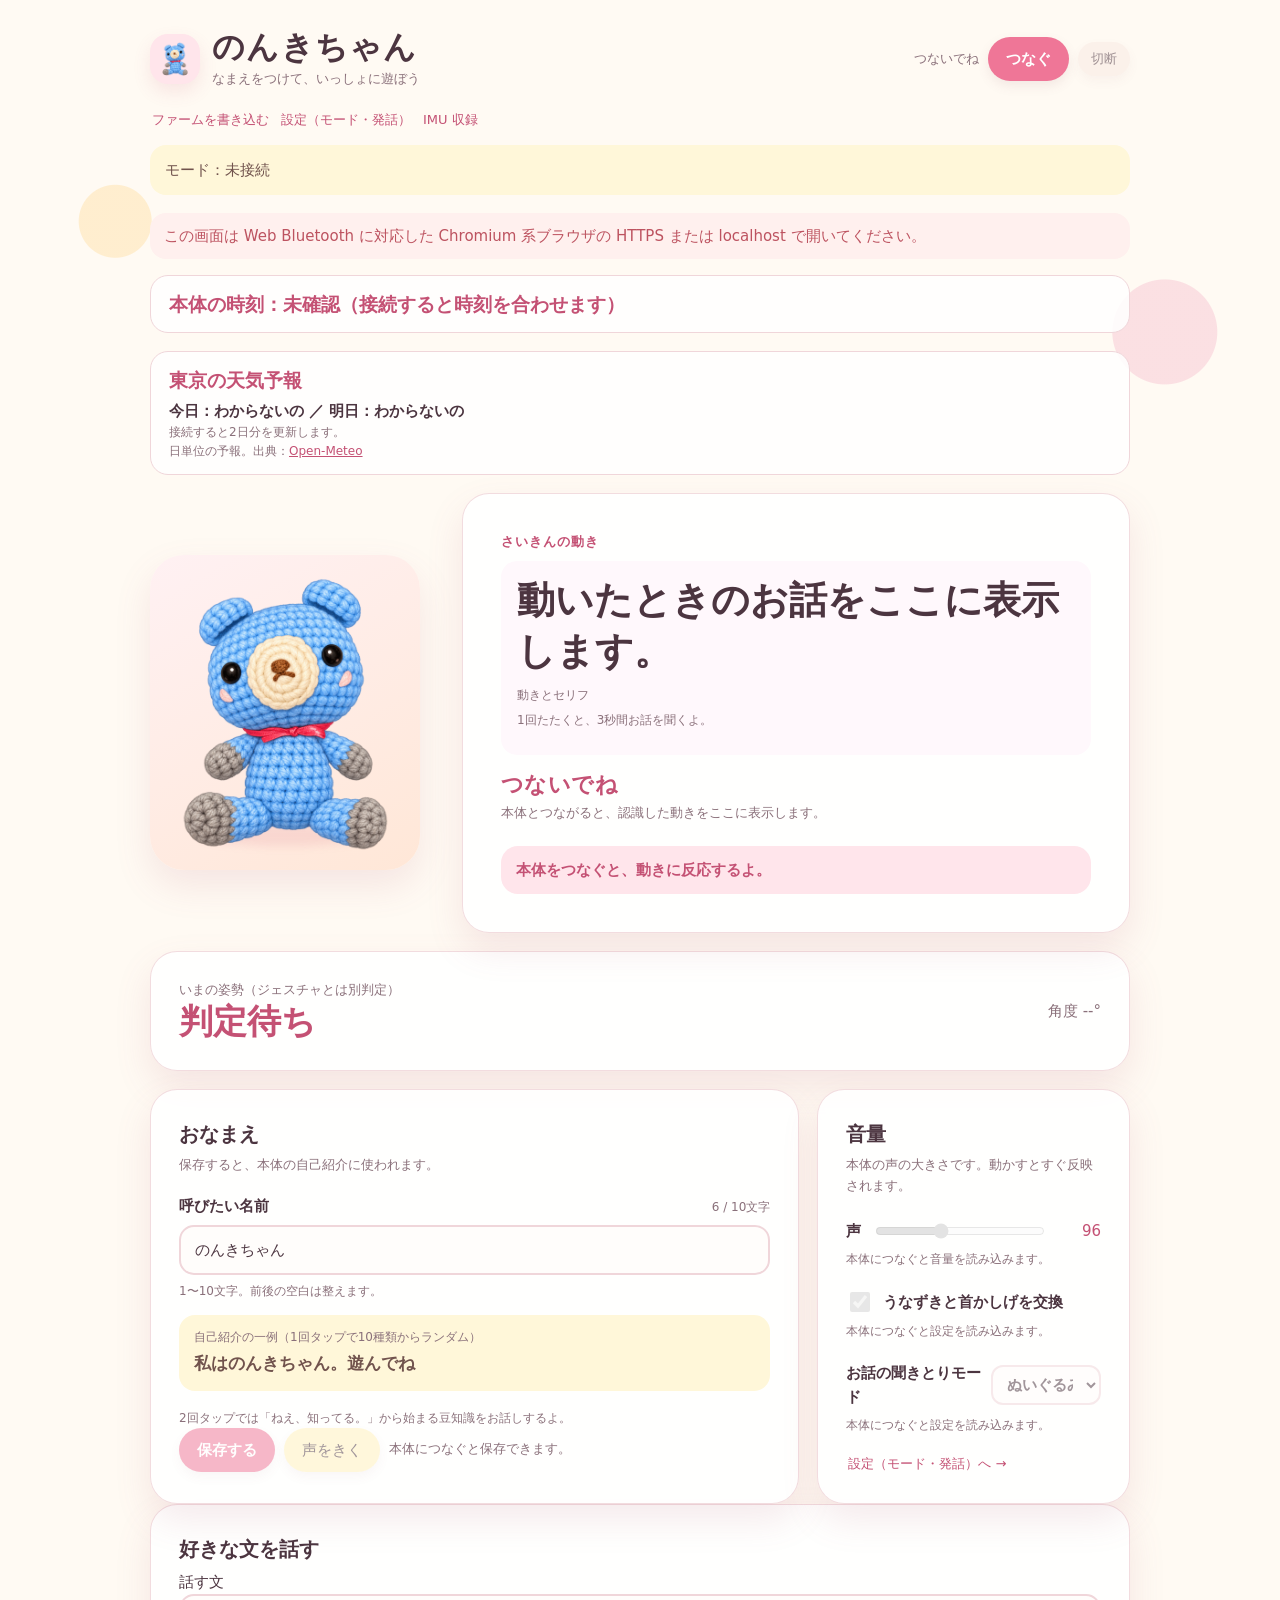
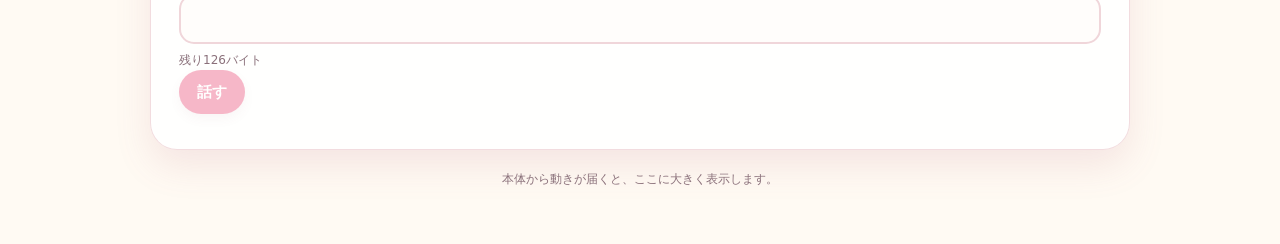
<file: webui/index.html>
<!doctype html>
<html lang="ja">
<head>
<meta charset="utf-8">
<meta name="viewport" content="width=device-width, initial-scale=1, viewport-fit=cover">
<link rel="icon" href="blue-plush-bear.png" type="image/png">
<title>のんきちゃんの設定</title>
<style>
  :root {
    color-scheme: light;
    --cream: #fffaf3;
    --card: rgba(255,255,255,.88);
    --pink: #ef7697;
    --pink-dark: #c45174;
    --pink-pale: #ffe5eb;
    --yellow: #fff1bc;
    --brown: #4c3540;
    --muted: #8a707a;
    --line: #f0d6da;
    --ok: #4e9272;
    --error: #bd5360;
    --shadow: 0 16px 36px rgba(176, 92, 116, .13);
  }
  * { box-sizing: border-box; }
  body {
    margin: 0;
    min-height: 100vh;
    color: var(--brown);
    background:
      radial-gradient(circle at 9% 12%, rgba(255, 223, 164, .46) 0 36px, transparent 37px),
      radial-gradient(circle at 91% 18%, rgba(246, 192, 207, .45) 0 52px, transparent 53px),
      var(--cream);
    font: 15px/1.6 ui-rounded, "Hiragino Maru Gothic ProN", "Yu Gothic", system-ui, sans-serif;
  }
  button, input, select { font: inherit; }
  button { cursor: pointer; }
  button:disabled, input:disabled, select:disabled { cursor: not-allowed; opacity: .52; }
  .page { width: min(100% - 28px, 980px); margin: 0 auto; padding: 28px 0 42px; }
  .topbar { display: flex; justify-content: space-between; align-items: center; gap: 16px; margin-bottom: 20px; }
  .brand { display: flex; align-items: center; gap: 12px; }
  .brand-mark { width: 50px; height: 50px; border-radius: 18px; background: var(--pink-pale); padding: 8px; object-fit: contain; box-shadow: 0 8px 18px rgba(196,81,116,.12); }
  .brand h1 { margin: 0; font-size: clamp(22px, 5vw, 32px); letter-spacing: .04em; line-height: 1.2; }
  .brand p { margin: 3px 0 0; color: var(--muted); font-size: 13px; }
  .connect-box { display: flex; align-items: center; gap: 9px; flex-wrap: wrap; justify-content: flex-end; }
  .connection-state { font-size: 13px; color: var(--muted); }
  .connection-state.ok { color: var(--ok); font-weight: 700; }
  .connection-state.error { color: var(--error); font-weight: 700; }
  .btn { border: 0; border-radius: 999px; padding: 10px 18px; color: var(--brown); background: #f8e9e2; box-shadow: 0 5px 12px rgba(140,83,96,.10); transition: transform .15s, box-shadow .15s; }
  .btn:hover:not(:disabled) { transform: translateY(-1px); box-shadow: 0 8px 16px rgba(140,83,96,.15); }
  .btn.primary { background: var(--pink); color: #fff; font-weight: 700; }
  .btn.soft { background: var(--yellow); }
  .btn.small { padding: 7px 13px; font-size: 13px; }
  .notice { display: none; margin: 0 0 16px; padding: 11px 14px; border-radius: 16px; background: #fff0ee; color: var(--error); }
  .notice.show { display: block; }
  .clock-card { margin: 0 0 18px; padding: 13px 18px; border: 1px solid var(--line); border-radius: 18px; background: var(--card); color: var(--pink-dark); font-size: clamp(15px, 3vw, 19px); font-weight: 700; font-variant-numeric: tabular-nums; }
  .weather-card { margin: 0 0 18px; padding: 13px 18px; border: 1px solid var(--line); border-radius: 18px; background: var(--card); }
  .weather-card h2 { margin: 0 0 3px; color: var(--pink-dark); font-size: clamp(15px, 3vw, 19px); }
  .weather-card p { margin: 0; }
  .weather-days { font-weight: 700; }
  .weather-note { color: var(--muted); font-size: 12px; }
  .weather-note.error { color: var(--error); }
  .weather-source { color: var(--pink-dark); }
  .hero { display: grid; grid-template-columns: minmax(180px, 270px) 1fr; gap: clamp(18px, 4vw, 42px); align-items: center; margin-bottom: 18px; }
  .bunny-wrap { position: relative; display: grid; place-items: center; min-height: 315px; padding: 18px; border-radius: 34px; background: linear-gradient(150deg, #fff1f3, #ffe7d7); box-shadow: var(--shadow); overflow: hidden; }
  .bunny-wrap::after { content: ""; position: absolute; width: 170px; height: 22px; bottom: 24px; border-radius: 50%; background: rgba(206,91,119,.13); filter: blur(4px); }
  .bunny { position: relative; z-index: 1; width: min(100%, 230px); height: auto; max-height: 279px; object-fit: contain; }
  .result-card, .card { border: 1px solid rgba(240,214,218,.85); border-radius: 27px; background: var(--card); box-shadow: var(--shadow); }
  .result-card { padding: clamp(22px, 5vw, 38px); min-height: 315px; display: flex; flex-direction: column; justify-content: center; }
  .eyebrow { margin: 0 0 8px; color: var(--pink-dark); font-size: 13px; font-weight: 700; letter-spacing: .08em; }
  .speech { margin: 0 0 15px; padding: 14px 16px; background: #fff8fc; border-radius: 16px; overflow-wrap: anywhere; }
  .speech-text { margin: 0; color: var(--brown); font-size: clamp(24px, 4.5vw, 38px); font-weight: 800; line-height: 1.35; white-space: pre-wrap; }
  .speech-motion { display: block; margin-top: 9px; color: var(--muted); font-size: 12px; line-height: 1.4; }
  .motion-summary { min-width: 0; }
  .result-title { margin: 0; min-height: 1.35em; font-size: clamp(15px, 2.3vw, 22px); font-weight: 700; line-height: 1.35; letter-spacing: .02em; color: var(--pink-dark); overflow-wrap: anywhere; }
  .result-detail { margin: 3px 0 0; color: var(--muted); font-size: 13px; overflow-wrap: anywhere; }
  .result-bubble { margin-top: 22px; padding: 12px 15px; border-radius: 17px; background: var(--pink-pale); color: var(--pink-dark); font-weight: 700; }
  .result-card.flash { animation: flash .65s ease-out; }
  .posture-card { display: flex; align-items: center; justify-content: space-between; gap: 16px; margin: 0 0 18px; padding: 15px 20px; }
  .posture-label { margin: 0; color: var(--muted); font-size: 13px; }
  .posture-value { margin: 1px 0 0; color: var(--pink-dark); font-size: clamp(24px, 5vw, 34px); font-weight: 800; line-height: 1.2; }
  .posture-angle { min-width: 7em; color: var(--muted); font-variant-numeric: tabular-nums; text-align: right; }
  @keyframes flash { 0% { transform: scale(1); } 35% { transform: scale(1.018); box-shadow: 0 0 0 8px rgba(239,118,151,.12), var(--shadow); } 100% { transform: scale(1); } }
  .grid { display: grid; grid-template-columns: minmax(0, 1.35fr) minmax(280px, .65fr); gap: 18px; }
  .card { padding: clamp(19px, 4vw, 28px); }
  .card h2 { margin: 0 0 5px; font-size: 20px; }
  .card-intro { margin: 0 0 18px; color: var(--muted); font-size: 13px; }
  .field-label { display: flex; justify-content: space-between; align-items: baseline; gap: 10px; margin-bottom: 7px; font-weight: 700; }
  .counter { color: var(--muted); font-size: 12px; font-weight: 400; }
  .name-input { width: 100%; border: 2px solid var(--line); border-radius: 15px; padding: 11px 14px; color: var(--brown); background: #fffdfb; outline: none; }
  .name-input:focus { border-color: var(--pink); box-shadow: 0 0 0 4px rgba(239,118,151,.13); }
  .preview { margin: 14px 0 18px; padding: 13px 15px; border-radius: 16px; background: #fff7d9; color: #71534d; }
  .preview small { display: block; margin-bottom: 3px; color: var(--muted); font-size: 12px; }
  .preview strong { font-size: 17px; }
  .actions { display: flex; gap: 9px; flex-wrap: wrap; align-items: center; }
  .ir-hold-fields { display: grid; grid-template-columns: repeat(2, minmax(0, 1fr)); gap: 10px; margin: 18px 0 12px; }
  .ir-hold-fields label { display: grid; gap: 4px; font-size: 13px; font-weight: 700; }
  .ir-hold-fields select, .ir-hold-fields input { width: 100%; min-width: 0; border: 2px solid var(--line); border-radius: 12px; padding: 8px 10px; color: var(--brown); background: #fffdfb; }
  .save-state { min-height: 1.5em; color: var(--muted); font-size: 13px; }
  .save-state.ok { color: var(--ok); }
  .save-state.error { color: var(--error); }
  .volume-row { display: flex; align-items: center; gap: 12px; margin-top: 22px; }
  .volume-row label { font-weight: 700; white-space: nowrap; }
  .volume-row input { min-width: 110px; width: 100%; accent-color: var(--pink); }
  .volume-value { min-width: 42px; color: var(--pink-dark); font-variant-numeric: tabular-nums; text-align: right; }
  .toggle-row { display: flex; align-items: center; gap: 10px; margin-top: 20px; font-weight: 700; }
  .toggle-row input { width: 20px; height: 20px; accent-color: var(--pink); }
  .select-row { display: flex; align-items: center; justify-content: space-between; gap: 10px; margin-top: 20px; font-weight: 700; }
  .select-row select { min-width: 0; border: 2px solid var(--line); border-radius: 12px; padding: 8px 10px; color: var(--brown); background: #fffdfb; }
  .hint { margin: 7px 0 0; color: var(--muted); font-size: 12px; }
  .links { display: flex; flex-wrap: wrap; gap: 12px; margin-top: 19px; padding-left: 2px; }
  .links a { color: var(--pink-dark); font-size: 13px; text-decoration: none; }
  .links a:hover { text-decoration: underline; }
  .footer { margin-top: 20px; color: var(--muted); font-size: 12px; text-align: center; }
  @media (max-width: 700px) {
    .page { width: min(100% - 20px, 560px); padding-top: 18px; }
    .topbar { align-items: flex-start; flex-direction: column; }
    .connect-box { width: 100%; justify-content: flex-start; }
    .notice { margin-bottom: 10px; padding: 8px 11px; font-size: 12px; line-height: 1.45; }
    /* Keep the mascot and the live result in one short mobile card. */
    .hero {
      grid-template-columns: minmax(88px, 30%) minmax(0, 1fr);
      gap: 8px;
      padding: 8px;
      border: 1px solid rgba(240,214,218,.85);
      border-radius: 25px;
      background: var(--card);
      box-shadow: var(--shadow);
    }
    .bunny-wrap {
      min-height: 142px;
      padding: 8px;
      border-radius: 19px;
      box-shadow: none;
    }
    .bunny { width: min(100%, 108px); max-height: 126px; }
    .result-card {
      min-height: 142px;
      padding: 12px 10px;
      border: 0;
      border-radius: 19px;
      background: transparent;
      box-shadow: none;
    }
    .eyebrow { margin-bottom: 4px; font-size: 11px; }
    .speech { margin-bottom: 10px; padding: 10px 11px; }
    .speech-text { font-size: clamp(20px, 5.5vw, 30px); line-height: 1.3; }
    .speech-motion { margin-top: 7px; font-size: 11px; }
    .result-title { font-size: clamp(14px, 4vw, 18px); line-height: 1.3; }
    .result-detail { margin-top: 2px; font-size: 12px; }
    .result-bubble { margin-top: 9px; padding: 8px 10px; font-size: 12px; line-height: 1.4; }
    .card { padding: 16px; }
    .card-intro { margin-bottom: 11px; line-height: 1.45; }
    .name-card .hint { margin-top: 5px; }
    .name-card .preview { margin: 10px 0 12px; padding: 10px 12px; }
    .name-card .preview strong { font-size: 16px; }
    .volume-row input { height: 44px; }
    .grid { grid-template-columns: 1fr; }
  }
  @media (max-width: 340px) {
    .page { width: min(100% - 16px, 560px); }
    .hero { grid-template-columns: 82px minmax(0, 1fr); }
    .bunny-wrap, .result-card { min-height: 146px; }
    .bunny { max-height: 130px; }
    .result-card { padding-left: 8px; padding-right: 8px; }
    .speech-text { font-size: clamp(18px, 5.5vw, 26px); }
    .result-detail { font-size: 11px; }
    .result-bubble { margin-top: 8px; }
  }
  @media (prefers-reduced-motion: reduce) { *, *::before, *::after { animation-duration: .01ms !important; transition-duration: .01ms !important; } }
</style>
</head>
<body>
<main class="page">
  <header class="topbar">
    <div class="brand">
      <img class="brand-mark" src="blue-plush-bear.png" alt="青い編みぐるみのくま">
      <div><h1>のんきちゃん</h1><p>なまえをつけて、いっしょに遊ぼう</p></div>
    </div>
    <div class="connect-box">
      <span id="connectionState" class="connection-state">つないでね</span>
      <button id="connectButton" class="btn primary" type="button">つなぐ</button>
      <button id="disconnectButton" class="btn small" type="button" disabled>切断</button>
    </div>
  </header>
  <nav class="links" aria-label="ほかの画面"><a href="model-flasher.html">ファームを書き込む</a><a href="settings.html">設定（モード・発話）</a><a href="record.html">IMU 収録</a></nav>
  <p id="currentMode" class="preview" role="status"><strong>モード：未接続</strong></p>

  <div id="browserNotice" class="notice">この画面は Web Bluetooth に対応した Chromium 系ブラウザの HTTPS または localhost で開いてください。</div>
  <p id="timeState" class="clock-card" aria-live="polite">本体の時刻：未確認（接続すると時刻を合わせます）</p>
  <section class="weather-card" aria-live="polite">
    <h2>東京の天気予報</h2>
    <p id="weatherDays" class="weather-days">今日：わからないの ／ 明日：わからないの</p>
    <p id="weatherNote" class="weather-note">接続すると2日分を更新します。</p>
    <p class="weather-note">日単位の予報。出典：<a class="weather-source" href="https://open-meteo.com/" target="_blank" rel="noopener noreferrer">Open-Meteo</a></p>
  </section>

  <section class="hero" aria-live="polite">
    <div class="bunny-wrap"><img class="bunny" src="blue-plush-bear.png" alt="青い編みぐるみのくま"></div>
    <div id="resultCard" class="result-card">
      <p class="eyebrow">さいきんの動き</p>
      <div class="speech">
        <p id="speechText" class="speech-text">動いたときのお話をここに表示します。</p>
        <small id="speechMotion" class="speech-motion">動きとセリフ</small>
        <p id="listenResult" class="speech-motion">1回たたくと、3秒間お話を聞くよ。</p>
      </div>
      <div class="motion-summary">
        <h2 id="resultTitle" class="result-title">つないでね</h2>
        <p id="resultDetail" class="result-detail">本体とつながると、認識した動きをここに表示します。</p>
      </div>
      <div id="resultBubble" class="result-bubble">本体をつなぐと、動きに反応するよ。</div>
    </div>
  </section>

  <section class="card posture-card" aria-live="polite">
    <div>
      <p class="posture-label">いまの姿勢（ジェスチャとは別判定）</p>
      <p id="postureValue" class="posture-value">判定待ち</p>
    </div>
    <div id="postureAngle" class="posture-angle">角度 --°</div>
  </section>

  <section class="grid">
    <div class="card name-card">
      <h2>おなまえ</h2>
      <p class="card-intro">保存すると、本体の自己紹介に使われます。</p>
      <label class="field-label" for="nameInput"><span>呼びたい名前</span><span id="nameCounter" class="counter">0 / 10文字</span></label>
      <input id="nameInput" class="name-input" type="text" inputmode="text" autocomplete="off" value="のんきちゃん" aria-describedby="nameHelp">
      <p id="nameHelp" class="hint">1〜10文字。前後の空白は整えます。</p>
      <div class="preview"><small>自己紹介の一例（1回タップで10種類からランダム）</small><strong id="previewText">私はのんきちゃん。遊んでね</strong></div>
      <p class="hint">2回タップでは「ねえ、知ってる。」から始まる豆知識をお話しするよ。</p>
      <div class="actions">
        <button id="saveNameButton" class="btn primary" type="button" disabled>保存する</button>
        <button id="listenButton" class="btn soft" type="button" disabled>声をきく</button>
        <span id="saveState" class="save-state">本体につなぐと保存できます。</span>
      </div>
    </div>

    <div class="card">
      <h2>音量</h2>
      <p class="card-intro">本体の声の大きさです。動かすとすぐ反映されます。</p>
      <div class="volume-row">
        <label for="volumeInput">声</label>
        <input id="volumeInput" type="range" min="0" max="255" value="96" disabled>
        <span id="volumeValue" class="volume-value">96</span>
      </div>
      <p id="volumeState" class="hint">本体につなぐと音量を読み込みます。</p>
      <label class="toggle-row"><input id="swapNodTiltInput" type="checkbox" checked disabled><span>うなずきと首かしげを交換</span></label>
      <p id="swapNodTiltState" class="hint">本体につなぐと設定を読み込みます。</p>
      <label class="select-row" for="listenModeInput"><span>お話の聞きとりモード</span>
        <select id="listenModeInput" disabled><option value="0" selected>ぬいぐるみ</option><option value="1">おもちゃ</option></select></label>
      <p id="listenModeState" class="hint">本体につなぐと設定を読み込みます。</p>
      <div class="links">
        <a href="settings.html">設定（モード・発話）へ →</a>
      </div>
    </div>
  </section>

  <section id="irTestSection" class="card" hidden>
    <h2>IRテスト送信</h2>
    <label for="irPinInput">送信先</label>
    <select id="irPinInput" disabled><option value="0" selected>内蔵</option><option value="1">外付け（Grove）</option></select>
    <p id="irPinState" class="hint" role="status">本体につなぐと送信先を読み込みます。</p>
    <p id="irTestIntro" class="card-intro">内蔵IR LEDから、前進・後退は5回、左・右は4回、本フレームを続けて送ります。</p>
    <div class="actions">
      <button id="irForwardButton" class="btn soft" type="button" disabled>前進</button>
      <button id="irBackButton" class="btn soft" type="button" disabled>後退</button>
      <button id="irLeftButton" class="btn soft" type="button" disabled>左</button>
      <button id="irRightButton" class="btn soft" type="button" disabled>右</button>
    </div>
    <div class="ir-hold-fields" role="group" aria-label="長押しテストの設定">
      <label>方向<select id="irHoldDirection" disabled><option value="0">前進</option><option value="1">後退</option><option value="2">右</option><option value="3">左</option></select></label>
      <label>方式<select id="irHoldMode" disabled><option value="0">NECリピート</option><option value="1" selected>本フレーム反復</option></select></label>
      <label>回数（先頭を含む）<input id="irHoldCount" type="number" min="1" max="30" step="1" value="5" required disabled></label>
      <label>間隔（ms）<input id="irHoldInterval" type="number" min="108" max="500" step="1" value="108" required disabled></label>
    </div>
    <button id="irHoldButton" class="btn soft" type="button" disabled>長押しテストを送信</button>
    <p id="irTestState" class="hint" role="status">本体につなぐとテスト送信できます。</p>
  </section>

  <section class="card">
    <h2>好きな文を話す</h2>
    <label for="sayInput">話す文</label>
    <input id="sayInput" class="name-input" type="text" aria-describedby="sayCount">
    <p id="sayCount" class="hint" role="status">残り126バイト</p>
    <button id="sayButton" class="btn primary" type="button" disabled>話す</button>
    <p id="sayState" class="hint" role="status"></p>
  </section>
  <section id="toyReplySection" class="card" hidden>
    <h2>おもちゃへの返事</h2>
    <p class="hint">標準の文は毎回おまかせで選びます。空欄にすると、返事を話さずにIRを送ります。各63バイトまで。</p>
    <p><label for="toy_forward">前進</label><input id="toy_forward" class="name-input" type="text" disabled aria-describedby="toy_forwardCount"><small id="toy_forwardCount"></small> <button id="toy_forwardReset" class="btn small" type="button" disabled>標準の言い回し（おまかせ）に戻す</button></p>
    <p><label for="toy_back">後退</label><input id="toy_back" class="name-input" type="text" disabled aria-describedby="toy_backCount"><small id="toy_backCount"></small> <button id="toy_backReset" class="btn small" type="button" disabled>標準の言い回し（おまかせ）に戻す</button></p>
    <p><label for="toy_right">右</label><input id="toy_right" class="name-input" type="text" disabled aria-describedby="toy_rightCount"><small id="toy_rightCount"></small> <button id="toy_rightReset" class="btn small" type="button" disabled>標準の言い回し（おまかせ）に戻す</button></p>
    <p><label for="toy_left">左</label><input id="toy_left" class="name-input" type="text" disabled aria-describedby="toy_leftCount"><small id="toy_leftCount"></small> <button id="toy_leftReset" class="btn small" type="button" disabled>標準の言い回し（おまかせ）に戻す</button></p>
    <button id="saveToyReplies" class="btn primary" type="button" disabled>返事を保存</button>
    <p id="toyReplyState" class="hint" role="status">本体につなぐと設定を読み込みます。</p>
  </section>

  <p class="footer">本体から動きが届くと、ここに大きく表示します。</p>
</main>

<script>
(() => {
  'use strict';

  const SERVICE_UUID = 'a1b20000-5d3f-4e8a-9c21-7f6e5d4c3b2a';
  const CTRL_UUID = 'a1b20002-5d3f-4e8a-9c21-7f6e5d4c3b2a';
  const STATUS_UUID = 'a1b20003-5d3f-4e8a-9c21-7f6e5d4c3b2a';
  const INFO_UUID = 'a1b20004-5d3f-4e8a-9c21-7f6e5d4c3b2a';
  const CTRL_VOICE_CFG_SET = 0x10;
  const CTRL_VOICE_CFG_LOAD = 0x12;
  const STATUS_VOICE_CFG_ITEM = 0x90;
  const TOY_KEYS = ['toy_forward', 'toy_back', 'toy_right', 'toy_left'];
  const TOY_DEFAULTS = ['まえにすすんで！', 'うしろにさがって！', 'みぎにまわって！', 'ひだりにまわって！'];
  const toyLoaded = new Set();
  let toySaving = false;
  let saySending = false;
  let configSaveChain = Promise.resolve();
  const CTRL_VOICE_CFG_SAVE = 0x11;
  const CTRL_VOICE_SAY = 0x13;
  const CTRL_VOICE_SET_VOL = 0x14;
  const CTRL_NAME_SAVE = 0x18;
  const CTRL_NAME_LOAD = 0x19;
  const CTRL_SWAP_NOD_TILT = 0x1A;
  const CTRL_TIME_SYNC = 0x1B;
  const CTRL_WEATHER_SET = 0x1C;
  const CTRL_WEATHER_GET = 0x1D;
  const CTRL_IR_TEST = 0x21;
  const CTRL_IR_HOLD = 0x23;
  const STATUS_IR_RESULT = 0x9A;
  const CTRL_IR_PIN = 0x26;
  const STATUS_IR_PIN = 0x9D;
  let irPin = null;
  let irPinSaving = false;
  function renderIrPin() {
    $('irPinInput').value = String(irPin ?? 0);
    $('irTestIntro').textContent = `${irPin === 1 ? '外付けIRユニット' : '内蔵IR LED'}から、前進・後退は5回、左・右は4回、本フレームを続けて送ります。`;
  }
  const CTRL_LISTEN_MODE = 0x25;
  const STATUS_LISTEN_MODE = 0x9C;
  let listenMode = null; // 本体が最後に通知した認識モード。保存に失敗したときの戻し先
  const LISTEN_MODE_TEXT = [
    'ぬいぐるみ: 話しかけに返事をします。IRは送りません。',
    'おもちゃ: 前進・後退・右・左を聞き取ると、返事を話し終えたあとに本フレームを前進・後退は5回、右・左は4回送ります。',
  ];
  const IR_LABELS = ['前進', '後退', '右', '左'];
  const IR_DEFAULT_REPEATS = [5, 5, 4, 4]; // DLS-147; matches nk_ir_default_repeat.
  const IR_BUTTONS = ['irForwardButton', 'irBackButton', 'irRightButton', 'irLeftButton'];
  const IR_HOLD_FIELDS = ['irHoldDirection', 'irHoldMode', 'irHoldCount', 'irHoldInterval', 'irHoldButton'];
  const STATUS_MOTION = 0x87;
  const STATUS_DETECTOR_STATE = 0x88;
  const STATUS_MOTION_SPEECH = 0x89;
  const STATUS_INTENT = 0x8A;
  const INTENT_LABELS = ['前進', '後退', '右', '左', '名前', '天気', 'なんじ', '元気', 'ほめる',
    'はい', 'いいえ', 'おはよう', 'おやすみ', '上', '下', '停止', '開始'];
  const STATUS_VOICE_VOL = 0x91;
  const STATUS_NAME = 0x92;
  const STATUS_NAME_RESULT = 0x93;
  const STATUS_POSTURE = 0x94;
  const STATUS_SWAP_NOD_TILT = 0x95;
  const STATUS_TIME_RESULT = 0x96;
  const STATUS_WEATHER_RESULT = 0x97;
  const STATUS_WEATHER_STATE = 0x98;
  const NAME_OP_SAVE = 2;
  const NAME_OP_LOAD = 3;
  const NAME_OP_CONFIG_SAVE = 4;
  const TIME_OP_SYNC = 5;
  const WEATHER_OP_SET = 6;
  const WEATHER_OP_GET = 7;
  const WEATHER_API_URL = 'https://api.open-meteo.com/v1/forecast?latitude=35.6762&longitude=139.6503&daily=weather_code&timezone=Asia%2FTokyo&forecast_days=2';
  const WEATHER_CODES = {
    0: '晴れ', 1: 'おおむね晴れ', 2: '晴れとくもり', 3: 'くもり',
    45: '霧', 48: '霧', 51: '霧雨', 53: '霧雨', 55: '霧雨',
    56: '凍る霧雨', 57: '凍る霧雨', 61: '小雨', 63: '雨', 65: '強い雨',
    66: '凍る雨', 67: '凍る雨', 71: '小雪', 73: '雪', 75: '強い雪', 77: '雪粒',
    80: 'にわか雨', 81: 'にわか雨', 82: 'にわか雨', 85: 'にわか雪', 86: 'にわか雪',
    95: '雷雨', 96: '雷雨とひょう', 99: '雷雨とひょう',
  };
  const TOKYO_DATE_FORMAT = new Intl.DateTimeFormat('en-US', {
    timeZone: 'Asia/Tokyo', year: 'numeric', month: '2-digit', day: '2-digit',
  });
  const enc = new TextEncoder();
  const dec = new TextDecoder();

  const $ = (id) => document.getElementById(id);
  let device = null;
  let server = null;
  let ctrl = null;
  let status = null;
  let info = null;
  let ctrlChain = Promise.resolve();
  let nameParts = [];
  let namePartTotal = 0;
  let deviceName = '';
  let savedName = 'のんきちゃん';
  let pendingDisconnectMessage = '';
  let volumeTimer = null;
  let detectorState = null;
  let pageReady = false;
  let irPending = null;
  let irRequestId = Date.now() >>> 0;
  let lastMotionAt = 0;
  let stateNotice = '';
  let stateTimer = null;
  let speechMotion = null;
  let speechAssembly = null;
  let timeBaseMs = -1;
  let timeBaseTick = 0;
  let timeTicker = null;
  let connectionEpoch = 0;
  let weatherAbort = null;
  let weatherSaved = { today: null, tomorrow: null };
  let weatherStateRead = false;
  let weatherStateFailed = false;
  let weatherNote = '接続すると2日分を更新します。';
  let weatherNoteError = false;
  let weatherNoteDate = null;
  let weatherTicker = null;
  const resultLabels = {
    1: '1回たたいたよ', 2: '2回たたいたよ', 3: '3回たたいたよ',
    4: 'うなずいたよ', 5: 'ゆらゆらしたよ', 6: 'くるっと180度',
    7: '首をかしげたよ', 8: '見回したよ', 9: '準備中だよ',
    10: '基準点を覚えたよ', 11: 'もう一度ためしてね', 12: 'おきたよ',
  };
  const resultDetails = {
    1: 'トン、としたね。', 2: 'リズムが聞こえたよ。', 3: '次のセリフを聞いてね。',
    4: 'こくん、としたね。', 5: 'ゆっくり揺れたね。', 6: '景色がくるっと変わったね。',
    7: 'どっちかな、と考えたよ。', 8: 'まわりを見たよ。', 9: 'そのまま少し待ってね。',
    10: 'これで動きを見つけやすくなったよ。', 11: 'もう一度、静かにたたいてね。', 12: 'おはよう。',
  };
  const waiters = new Map();

  function setPassiveResult(title, detail, bubble) {
    $('resultTitle').textContent = title;
    $('resultDetail').textContent = detail;
    $('resultBubble').textContent = bubble;
  }

  function setWaitingResult() {
    setPassiveResult('動きを待ってるよ', '本体をやさしく動かしてみてね。', '本体から動きが届くよ。');
  }

  function scheduleStateRender(delay) {
    clearTimeout(stateTimer);
    stateTimer = setTimeout(() => {
      stateTimer = null;
      renderDetectorState();
    }, Math.max(0, delay));
  }

  function renderDetectorState() {
    if (!pageReady || !detectorState) return;
    const { state, sleeping, suspended, voicePlaying } = detectorState;
    let notice = null;
    if (sleeping && state !== 2) {
      notice = {
        key: 'sleep',
        title: 'おやすみ中だよ',
        detail: '動きを休んでいるよ。',
        bubble: '立てても起きないときは、3回タップして、声のあとも3秒静かにしてね。',
      };
    } else if (suspended || voicePlaying) {
      notice = {
        key: 'voice',
        title: '声を出してるよ',
        detail: '話し終わるまで少し待ってね。',
        bubble: '声のあとで、また動きを見つけるよ。',
      };
    } else if (state === 1) {
      notice = {
        key: 'tap',
        title: 'たたく回数を数えてるよ',
        detail: '続けると、動きを決めるよ。',
        bubble: 'たたいた後は少し待ってね。',
      };
    } else if (state === 2) {
      notice = {
        key: 'calibration',
        title: '基準点を覚えてるよ',
        detail: 'そのまま静かにしてね。',
        bubble: '3秒ほど待ってね。',
      };
    } else if (state === 3) {
      notice = {
        key: 'gesture',
        title: '動きを見てるよ',
        detail: 'もう少しでわかるよ。',
        bubble: 'そのまま動かしてね。',
      };
    }
    if (notice) {
      const elapsed = Date.now() - lastMotionAt;
      if (elapsed < 2200) {
        // Keep the latest gesture large for a moment. The state guidance can
        // still explain sleep/voice/calibration in the smaller bubble.
        stateNotice = '';
        $('resultBubble').textContent = notice.bubble;
        scheduleStateRender(2200 - elapsed + 1);
        return;
      }
      if (stateNotice !== notice.key) setPassiveResult(notice.title, notice.detail, notice.bubble);
      stateNotice = notice.key;
      return;
    }
    $('resultBubble').textContent = lastMotionAt
      ? '本体から届いた動きだよ。'
      : '本体から動きが届くよ。';
    if (stateNotice) {
      stateNotice = '';
      if (Date.now() - lastMotionAt > 2200) setWaitingResult();
    }
  }

  function tokyoDates(now = Date.now()) {
    const parts = Object.fromEntries(TOKYO_DATE_FORMAT.formatToParts(new Date(now))
      .filter((part) => part.type === 'year' || part.type === 'month' || part.type === 'day')
      .map((part) => [part.type, part.value]));
    const today = `${parts.year}-${parts.month}-${parts.day}`;
    const tomorrow = new Date(Date.UTC(Number(parts.year), Number(parts.month) - 1,
      Number(parts.day) + 1)).toISOString().slice(0, 10);
    return { today, tomorrow };
  }

  function parseWeatherDate(date) {
    if (typeof date !== 'string' || !/^\d{4}-\d{2}-\d{2}$/.test(date)) return null;
    const year = Number(date.slice(0, 4));
    const month = Number(date.slice(5, 7));
    const day = Number(date.slice(8, 10));
    if (year < 2000 || year > 2099 ||
        new Date(Date.UTC(year, month - 1, day)).toISOString().slice(0, 10) !== date) return null;
    return { date, year, month, day };
  }

  function validWeatherCode(code) {
    return Number.isInteger(code) && Object.hasOwn(WEATHER_CODES, code);
  }

  function weatherForDate(date) {
    return [weatherSaved.today, weatherSaved.tomorrow].find((item) => item?.date === date) || null;
  }

  function sameForecast(a, b) {
    return a.today?.date === b.today?.date && a.today?.code === b.today?.code &&
      a.tomorrow?.date === b.tomorrow?.date && a.tomorrow?.code === b.tomorrow?.code;
  }

  function renderWeather() {
    const dates = tokyoDates();
    const label = (date) => {
      const item = weatherForDate(date);
      if (item) return `${WEATHER_CODES[item.code]}（${date}）`;
      if (weatherStateRead || !ctrl) return 'わからないの';
      return weatherStateFailed ? '未確認' : '確認中…';
    };
    $('weatherDays').textContent = `今日：${label(dates.today)} ／ 明日：${label(dates.tomorrow)}`;
    const crossedMidnight = weatherNoteDate && weatherNoteDate !== dates.today;
    $('weatherNote').textContent = crossedMidnight
      ? '日付が変わりました。接続し直すと明日分も更新します。' : weatherNote;
    $('weatherNote').className = `weather-note${weatherNoteError && !crossedMidnight ? ' error' : ''}`;
  }

  function setWeatherNote(message, error = false) {
    weatherNote = message;
    weatherNoteError = error;
    weatherNoteDate = tokyoDates().today;
    renderWeather();
  }

  function setConnection(connected, message, ready = connected) {
    const becameReady = connected && ready && !pageReady;
    const state = $('connectionState');
    state.textContent = message || (connected ? '接続済み' : 'つないでね');
    state.className = `connection-state${connected ? ' ok' : ''}`;
    $('connectButton').disabled = connected;
    $('disconnectButton').disabled = !connected;
    $('nameInput').disabled = connected && !ready;
    $('saveNameButton').disabled = !connected || !ready;
    $('listenButton').disabled = !connected || !ready;
    $('volumeInput').disabled = !connected || !ready;
    $('swapNodTiltInput').disabled = !connected || !ready;
    $('listenModeInput').disabled = !connected || !ready;
    $('irPinInput').disabled = !connected || !ready || irPinSaving;
    pageReady = connected && ready;
    if (!connected) {
      listenMode = null;
      irPin = null;
      renderIrPin();
      $('irPinState').textContent = '本体につなぐと送信先を読み込みます。';
      toyLoaded.clear();
      toySaving = false;
      saySending = false;
      TOY_KEYS.forEach((key) => { $(key).value = ''; });
      $('toyReplyState').textContent = '本体につなぐと設定を読み込みます。';
    }
    renderMode(connected);
    updateVoiceInputs();
    updateIrButtons();
    if (connected) {
      if (ready) {
        // Idle snapshots have no notice to render; explicitly replace the
        // loading card when settings finish, preserving any recent gesture.
        if (becameReady && !lastMotionAt) {
          setPassiveResult('準備完了', '設定を読み込みました。本体をやさしく動かしてみてね。', '本体から動きが届くよ。');
        }
        if (detectorState) renderDetectorState();
      } else {
        setPassiveResult('設定を読み込み中…', '本体の保存内容を確認しています。', '少し待ってね。');
      }
    }
    if (!connected) {
      finishIrRequest({ disconnected: true });
      $('irTestState').textContent = '本体につなぐとテスト送信できます。';
      if (weatherTicker !== null) clearInterval(weatherTicker);
      weatherTicker = null;
      weatherSaved = { today: null, tomorrow: null };
      weatherStateRead = false;
      weatherStateFailed = false;
      weatherNoteDate = null;
      weatherNote = '接続すると2日分を更新します。';
      weatherNoteError = false;
      renderWeather();
      if (timeTicker !== null) clearInterval(timeTicker);
      timeTicker = null;
      timeBaseMs = -1;
      speechMotion = null;
      speechAssembly = null;
      $('speechMotion').textContent = '動きとセリフ';
      $('speechText').textContent = '動いたときのお話をここに表示します。';
      $('listenResult').textContent = '1回たたくと、3秒間お話を聞くよ。';
      $('resultTitle').textContent = 'つないでね';
      $('resultDetail').textContent = '本体とつながると、認識した動きをここに表示します。';
      $('resultBubble').textContent = '1回たたくと、本体が反応するよ。';
      $('saveState').textContent = '本体につなぐと保存できます。';
      $('saveState').className = 'save-state';
      $('volumeState').textContent = '本体につなぐと音量を読み込みます。';
      $('timeState').textContent = '本体の時刻：未接続';
      $('postureValue').textContent = '判定待ち';
      $('postureAngle').textContent = '角度 --°';
      $('swapNodTiltInput').disabled = true;
      $('swapNodTiltState').textContent = '本体につなぐと設定を読み込みます。';
      $('listenModeInput').disabled = true;
      $('listenModeState').textContent = '本体につなぐと設定を読み込みます。';
    }
  }

  function showBrowserNotice(message) {
    const notice = $('browserNotice');
    if (message) notice.textContent = message;
    notice.classList.add('show');
  }

  function setError(message) {
    const state = $('connectionState');
    state.textContent = message;
    state.className = 'connection-state error';
  }

  function setResult(title, detail) {
    clearTimeout(stateTimer);
    stateTimer = null;
    lastMotionAt = Date.now();
    stateNotice = '';
    $('resultTitle').textContent = title;
    $('resultDetail').textContent = detail || '動きを見つけたよ。';
    $('resultBubble').textContent = '本体から届いた動きだよ。';
    const card = $('resultCard');
    card.classList.remove('flash');
    void card.offsetWidth;
    card.classList.add('flash');
  }

  function updateNameCounter() {
    const value = $('nameInput').value;
    $('nameCounter').textContent = `${Array.from(value).length} / 10文字`;
    $('previewText').textContent = `私は${value || 'のんきちゃん'}。遊んでね`;
  }

  function onNameInput() {
    updateNameCounter();
    $('saveState').textContent = '未保存の名前';
    $('saveState').className = 'save-state';
  }

  function validateName(raw) {
    const value = raw.trim();
    const chars = Array.from(value);
    const bytes = enc.encode(value);
    if (!value) return { error: '名前を入力してください。' };
    if (chars.length > 10) return { error: '名前は10文字以内にしてください。' };
    if (bytes.byteLength > 30) return { error: '名前はUTF-8で30バイト以内にしてください。' };
    if (/^[\s\u2000-\u200a\u202f\u205f\u3000]+$/u.test(value)) return { error: '空白だけの名前は使えません。' };
    if(/[\u0000-\u001f\u007f-\u009f\u2028\u2029]/u.test(value)) return { error: '改行や制御文字は使えません。' };
    return { value };
  }

  function isCurrentConnection(epoch) {
    return epoch === connectionEpoch && !!ctrl && !!device?.gatt?.connected;
  }

  function writeCtrl(bytes, epoch = connectionEpoch) {
    const characteristic = ctrl;
    ctrlChain = ctrlChain.then(() => {
      if (!isCurrentConnection(epoch) || ctrl !== characteristic) throw new Error('本体に接続してください');
      return characteristic.writeValueWithoutResponse(bytes);
    });
    const result = ctrlChain;
    ctrlChain = ctrlChain.catch(() => {});
    return result;
  }

  function waitForResult(operation, timeoutMs = 5000) {
    let waiter;
    const promise = new Promise((resolve) => {
      waiter = {
        resolve: (value) => { clearTimeout(waiter.timer); resolve(value); },
        timer: setTimeout(() => {
          if (waiters.get(operation) === waiter) waiters.delete(operation);
          resolve({ error: 0x7fffffff, timeout: true });
        }, timeoutMs),
      };
      waiters.set(operation, waiter);
    });
    return promise;
  }

  function cancelWaiters() {
    for (const waiter of waiters.values()) waiter.resolve({ error: 0x7fffffff, timeout: true });
    waiters.clear();
  }

  function cancelResultWaiter(operation) {
    const waiter = waiters.get(operation);
    if (waiter) { waiters.delete(operation); waiter.resolve({ error: 0x7fffffff, timeout: true }); }
  }

  function readWeatherTuple(view, offset) {
    const year = view.getUint16(offset, true);
    const month = view.getUint8(offset + 2);
    const day = view.getUint8(offset + 3);
    const code = view.getUint8(offset + 4);
    const date = `${year}-${String(month).padStart(2, '0')}-${String(day).padStart(2, '0')}`;
    return parseWeatherDate(date) && validWeatherCode(code) ? { date, year, month, day, code } : null;
  }

  function renderTime() {
    if (timeBaseMs < 0) return;
    const localMs = timeBaseMs + Math.max(0, performance.now() - timeBaseTick);
    const dateTime = new Date(localMs).toISOString().slice(0, 19).replace('T', ' ');
    $('timeState').textContent = `本体の時刻：${dateTime}（同期済み）`;
  }

  function receiveSpeech(view) {
    if (view.byteLength < 9 || view.byteLength > 20 || !speechMotion) return;
    const eventId = view.getUint8(1), seq = view.getUint32(2, true);
    const delivery = view.getUint8(6), part = view.getUint8(7), total = view.getUint8(8);
    const size = view.byteLength - 9;
    if (eventId !== speechMotion.eventId || seq !== speechMotion.seq ||
        delivery > 2 || total < 1 || total > 12 || part >= total ||
        (part < total - 1 && size !== 11) ||
        (part === total - 1 && (total - 1) * 11 + size > 127) ||
        (delivery === 0 && (total !== 1 || size !== 0)) ||
        (delivery !== 0 && size === 0)) return;
    if (!speechAssembly) speechAssembly = { delivery, total, parts: new Map() };
    const assembly = speechAssembly;
    if (assembly.delivery !== delivery || assembly.total !== total) return;
    assembly.parts.set(part, new Uint8Array(view.buffer, view.byteOffset + 9, size).slice());
    if (assembly.parts.size !== total) return;
    const bytes = new Uint8Array(Array.from(assembly.parts.values()).reduce((n, p) => n + p.length, 0));
    let offset = 0;
    for (let i = 0; i < total; i++) {
      bytes.set(assembly.parts.get(i), offset);
      offset += assembly.parts.get(i).length;
    }
    let text;
    try { text = new TextDecoder('utf-8', { fatal: true }).decode(bytes); }
    catch { return; }
    $('speechText').textContent = delivery === 0 ? '（この動きは声なし）'
      : delivery === 2 ? '発声できませんでした：' + text : text;
  }

  function receiveIntent(view) {
    if (view.byteLength !== 14 || !speechMotion) return;
    const eventId = view.getUint8(1), seq = view.getUint32(2, true);
    const intent = view.getUint8(6), reason = view.getUint8(7);
    const raw1 = view.getUint8(8), raw2 = view.getUint8(9);
    const score1 = view.getUint16(10, true), score2 = view.getUint16(12, true);
    if (eventId !== 1 || eventId !== speechMotion.eventId || seq !== speechMotion.seq ||
        reason > 3 || score1 > 1000 || score2 > 1000 ||
        ((reason !== 0 || intent < INTENT_LABELS.length) &&
          ((raw1 > 16 && raw1 !== 255) || (raw2 > 16 && raw2 !== 255))) ||
        (reason === 0 ? intent === 255 : intent !== 255)) return;
    if (reason !== 0) {
      $('listenResult').textContent = '聞き取れなかった（' +
        ['','無音','自信なし','聞き取りに失敗'][reason] + '）';
      return;
    }
    // The device owns the stt32 decision. A newer firmware may know more ids.
    const label = INTENT_LABELS[intent] ?? '（未対応）';
    $('listenResult').textContent = raw1 === intent
      ? `聞き取り: ${label}（${Math.round(score1 / 10)}%）`
      : `聞き取り: ${label}`;
  }

  function onStatus(event) {
    const view = event.target.value;
    if (!view || view.byteLength < 1) return;
    const op = view.getUint8(0);
    if (op === STATUS_VOICE_CFG_ITEM && view.byteLength >= 5) {
      const bytes = new Uint8Array(view.buffer, view.byteOffset + 3, view.byteLength - 3);
      const first = bytes.indexOf(0);
      const last = bytes.indexOf(0, first + 1);
      if (first <= 0 || last < 0) return;
      const key = dec.decode(bytes.subarray(0, first));
      if (!TOY_KEYS.includes(key)) return;
      if (!toySaving) $(key).value = dec.decode(bytes.subarray(first + 1, last));
      toyLoaded.add(key);
      if (toyLoaded.size === 4 && !toySaving) $('toyReplyState').textContent = '本体の返事を読み込みました。';
      updateVoiceInputs();
    } else if (op === STATUS_MOTION && view.byteLength >= 10) {
      const eventId = view.getUint8(1);
      speechMotion = { eventId, seq: view.getUint32(2, true) };
      speechAssembly = null;
      $('listenResult').textContent = eventId === 1 ? '聞き取りの結果を待っています。' : '';
      $('speechMotion').textContent = (resultLabels[eventId] || '動きを見つけたよ') + ' のセリフ';
      $('speechText').textContent = '発話内容はまだ届いていません。';
      setResult(resultLabels[eventId] || '動きを見つけたよ', resultDetails[eventId] || '本体から動きが届いたよ。');
    } else if (op === STATUS_MOTION_SPEECH) {
      receiveSpeech(view);
    } else if (op === STATUS_INTENT) {
      receiveIntent(view);
    } else if (op === STATUS_DETECTOR_STATE && view.byteLength >= 9) {
      detectorState = {
        state: view.getUint8(1),
        sleeping: view.getUint8(2) !== 0,
        suspended: view.getUint8(3) !== 0,
        voicePlaying: view.getUint8(4) !== 0,
        seq: view.getUint32(5, true),
      };
      renderDetectorState();
    } else if (op === STATUS_POSTURE && view.byteLength >= 8) {
      const posture = view.getUint8(1);
      const angle = view.getUint16(2, true) / 100;
      $('postureValue').textContent = posture === 1 ? '起立' : posture === 2 ? '寝姿勢' : posture === 3 ? '中間姿勢' : '基準を確認中';
      $('postureAngle').textContent = posture === 0 ? '角度 --°' : `角度 ${angle.toFixed(1)}°`;
    } else if (op === STATUS_SWAP_NOD_TILT && view.byteLength >= 2) {
      $('swapNodTiltInput').checked = view.getUint8(1) !== 0;
      $('swapNodTiltState').textContent = '本体に保存済みです。';
    } else if (op === STATUS_IR_PIN && view.byteLength === 2 && view.getUint8(1) <= 1) {
      irPin = view.getUint8(1);
      renderIrPin();
      $('irPinState').textContent = '本体に保存済みです。送信中の変更は次の送信から反映します。';
    } else if (op === STATUS_LISTEN_MODE && view.byteLength === 2 && view.getUint8(1) < LISTEN_MODE_TEXT.length) {
      const mode = listenMode = view.getUint8(1);
      renderMode(true);
      updateVoiceInputs();
      $('listenModeInput').value = String(mode);
      $('listenModeState').textContent = LISTEN_MODE_TEXT[mode];
    } else if (op === STATUS_VOICE_VOL && view.byteLength >= 2) {
      const value = view.getUint8(1);
      $('volumeInput').value = String(value);
      $('volumeValue').textContent = String(value);
      $('volumeState').textContent = '本体の音量を読み込みました。';
    } else if (op === STATUS_IR_RESULT && view.byteLength === 10) {
      if (irPending && view.getUint8(1) === irPending.direction &&
          view.getUint32(2, true) === irPending.id) {
        finishIrRequest({ error: view.getUint32(6, true) });
      }
    } else if (op === STATUS_NAME && view.byteLength >= 3) {
      const part = view.getUint8(1);
      const total = view.getUint8(2);
      if (part === 0 || total !== namePartTotal) {
        nameParts = [];
        namePartTotal = total;
      }
      if (total > 0 && part < total) nameParts[part] = new Uint8Array(view.buffer, view.byteOffset + 3, view.byteLength - 3);
      const complete = total > 0 && nameParts.length === total
        && Array.from({ length: total }, (_, index) => nameParts[index] instanceof Uint8Array).every(Boolean);
      if (complete) {
        const bytes = new Uint8Array(nameParts.reduce((n, item) => n + item.byteLength, 0));
        let offset = 0;
        nameParts.forEach((item) => { bytes.set(item, offset); offset += item.byteLength; });
        deviceName = dec.decode(bytes);
        nameParts = [];
        namePartTotal = 0;
        $('nameInput').value = deviceName;
        updateNameCounter();
      }
    } else if (op === STATUS_NAME_RESULT && view.byteLength >= 6) {
      const operation = view.getUint8(1);
      const error = view.getUint32(2, true);
      const waiter = waiters.get(operation);
      if (waiter) { waiters.delete(operation); waiter.resolve({ error }); }
      if (operation === NAME_OP_CONFIG_SAVE) {
        $('volumeState').textContent = error === 0 ? '音量を本体に保存しました。' : '音量の保存に失敗しました。';
      }
    } else if (op === STATUS_TIME_RESULT && view.byteLength === 13) {
      const error = view.getUint32(1, true);
      const localMs = Number(view.getBigInt64(5, true));
      if (error === 0 && localMs >= 0) {
        if (timeTicker !== null) clearInterval(timeTicker);
        timeBaseMs = localMs;
        timeBaseTick = performance.now();
        renderTime();
        timeTicker = setInterval(renderTime, 1000);
      }
      const waiter = waiters.get(TIME_OP_SYNC);
      if (waiter) { waiters.delete(TIME_OP_SYNC); waiter.resolve({ error }); }
    } else if (op === STATUS_WEATHER_RESULT && view.byteLength === 15) {
      const error = view.getUint32(1, true);
      const today = error === 0 ? readWeatherTuple(view, 5) : null;
      const tomorrow = error === 0 ? readWeatherTuple(view, 10) : null;
      if (error === 0 && (!today || !tomorrow)) return;
      const waiter = waiters.get(WEATHER_OP_SET);
      if (waiter) { waiters.delete(WEATHER_OP_SET); waiter.resolve({ error, today, tomorrow }); }
    } else if (op === STATUS_WEATHER_STATE && view.byteLength === 13) {
      const todayFlag = view.getUint8(1), tomorrowFlag = view.getUint8(7);
      if (todayFlag > 1 || tomorrowFlag > 1) return;
      const today = todayFlag ? readWeatherTuple(view, 2) : null;
      const tomorrow = tomorrowFlag ? readWeatherTuple(view, 8) : null;
      if ((todayFlag && !today) || (tomorrowFlag && !tomorrow)) return;
      const waiter = waiters.get(WEATHER_OP_GET);
      if (waiter) { waiters.delete(WEATHER_OP_GET); waiter.resolve({ error: 0, today, tomorrow }); }
    }
  }

  function updateIrButtons() {
    IR_BUTTONS.forEach(id => { $(id).disabled = !pageReady || !!irPending; });
    IR_HOLD_FIELDS.forEach(id => { $(id).disabled = !pageReady || !!irPending; });
  }

  function finishIrRequest(result) {
    if (!irPending) return;
    const pending = irPending;
    irPending = null;
    clearTimeout(pending.timer);
    pending.resolve(result);
    updateIrButtons();
  }

  async function sendIrRequest(direction, payload, description, timeoutMs) {
    if (!pageReady || !ctrl || irPending) return;
    const epoch = connectionEpoch;
    const id = irRequestId = (irRequestId + 1) >>> 0;
    const view = new DataView(payload.buffer);
    view.setUint32(payload.length - 4, id, true);
    const resultPromise = new Promise(resolve => {
      irPending = { id, direction, resolve, timer: null };
      irPending.timer = setTimeout(() => {
        if (irPending?.id === id) finishIrRequest({ timeout: true });
      }, timeoutMs);
    });
    updateIrButtons();
    $('irTestState').textContent = `${description}を送信中…`;
    try {
      await writeCtrl(payload, epoch);
      const result = await resultPromise;
      if (epoch !== connectionEpoch || id !== irRequestId || result.disconnected) return;
      $('irTestState').textContent = result.timeout
        ? `${description}の送信結果を確認できませんでした。機器の動きを確認してください。`
        : result.error === 0
          ? `${description}を送信しました。機器の動きを確認してください。`
          : result.error === 0x103
            ? `${description}: 本体が送信中、またはIRを利用できません。`
            : result.error === 0x102
              ? `${description}: 方向・方式・回数・間隔が範囲外のため本体に拒否されました (0x102)。`
              : `${description}のIR送信に失敗しました (${result.error})。`;
    } catch (error) {
      if (epoch !== connectionEpoch || id !== irRequestId || irPending?.id !== id) return;
      finishIrRequest({ error: true });
      $('irTestState').textContent = `${description}の送信結果を確認できませんでした: ${error.message}`;
    }
  }

  async function testIr(direction) {
    if (!Number.isInteger(direction) || direction < 0 || direction > 3) return;
    const payload = new Uint8Array([CTRL_IR_TEST, direction, 0, 0, 0, 0]);
    return sendIrRequest(direction, payload, `${IR_LABELS[direction]}の信号（${IR_DEFAULT_REPEATS[direction]}回）`, 4000);
  }

  function irHoldInteger(id, min, max) {
    const raw = String($(id).value).trim();
    if (!/^\d+$/.test(raw)) return null;
    const number = Number(raw);
    return Number.isSafeInteger(number) && number >= min && number <= max ? number : null;
  }

  async function testIrHold() {
    if (!pageReady || !ctrl || irPending) return;
    const direction = irHoldInteger('irHoldDirection', 0, 3);
    const mode = irHoldInteger('irHoldMode', 0, 1);
    const count = irHoldInteger('irHoldCount', 1, 30);
    const intervalMs = irHoldInteger('irHoldInterval', 108, 500);
    if (direction === null || mode === null || count === null || intervalMs === null) {
      $('irTestState').textContent = '長押しテストの方向・方式・回数（1〜30）・間隔（108〜500ms）を確認してください。';
      return;
    }
    const payload = new Uint8Array(10);
    const view = new DataView(payload.buffer);
    view.setUint8(0, CTRL_IR_HOLD);
    view.setUint8(1, direction);
    view.setUint8(2, mode);
    view.setUint8(3, count);
    view.setUint16(4, intervalMs, true);
    const description = `${IR_LABELS[direction]}の長押し（${mode === 0 ? 'NECリピート' : '本フレーム反復'}・${count}回・${intervalMs}ms間隔）`;
    return sendIrRequest(direction, payload, description, count * intervalMs + 4000);
  }

  async function syncTime(epoch = connectionEpoch) {
    const now = Date.now();
    const offsetMinutes = -new Date(now).getTimezoneOffset();
    const payload = new Uint8Array(11);
    const view = new DataView(payload.buffer);
    view.setUint8(0, CTRL_TIME_SYNC);
    view.setBigInt64(1, BigInt(now), true);
    view.setInt16(9, offsetMinutes, true);
    const waiter = waitForResult(TIME_OP_SYNC);
    try { await writeCtrl(payload, epoch); }
    catch (error) { cancelResultWaiter(TIME_OP_SYNC); throw error; }
    return waiter;
  }

  async function fetchWeatherForecast() {
    const controller = new AbortController();
    weatherAbort = controller;
    let timedOut = false;
    const timer = setTimeout(() => { timedOut = true; controller.abort(); }, 8000);
    try {
      const response = await fetch(WEATHER_API_URL, { signal: controller.signal, cache: 'no-store' });
      if (!response.ok) throw new Error(`取得先の応答 ${response.status}`);
      const data = await response.json();
      const daily = data?.daily;
      if (data?.timezone !== 'Asia/Tokyo' || !Array.isArray(daily?.time) ||
          !Array.isArray(daily?.weather_code) || daily.time.length < 2 ||
          daily.weather_code.length < 2) throw new Error('予報データが不足しています');
      const dates = tokyoDates();
      const forecast = {};
      for (const [index, key] of ['today', 'tomorrow'].entries()) {
        const date = daily.time[index];
        const code = daily.weather_code[index];
        const parsed = parseWeatherDate(date);
        if (!parsed || date !== dates[key] || !validWeatherCode(code))
          throw new Error('予報の日付または天気コードを確認できません');
        forecast[key] = { ...parsed, code };
      }
      return forecast;
    } catch (error) {
      if (timedOut) throw new Error('天気の取得がタイムアウトしました');
      throw error;
    } finally {
      clearTimeout(timer);
      if (weatherAbort === controller) weatherAbort = null;
    }
  }

  async function readWeatherState(epoch) {
    const waiter = waitForResult(WEATHER_OP_GET, 4000);
    try { await writeCtrl(new Uint8Array([CTRL_WEATHER_GET]), epoch); }
    catch (error) { cancelResultWaiter(WEATHER_OP_GET); throw error; }
    const state = await waiter;
    if (state.timeout) throw new Error('本体から天気の応答がありません');
    return state;
  }

  async function sendWeatherForecast(forecast, epoch) {
    const payload = new Uint8Array(11);
    payload[0] = CTRL_WEATHER_SET;
    for (const [index, key] of ['today', 'tomorrow'].entries()) {
      const item = forecast[key];
      const offset = 1 + index * 5;
      payload[offset] = item.year & 0xff;
      payload[offset + 1] = item.year >> 8;
      payload[offset + 2] = item.month;
      payload[offset + 3] = item.day;
      payload[offset + 4] = item.code;
    }
    const waiter = waitForResult(WEATHER_OP_SET, 5000);
    try { await writeCtrl(payload, epoch); }
    catch (error) { cancelResultWaiter(WEATHER_OP_SET); throw error; }
    const result = await waiter;
    if (result.timeout) throw new Error('本体から保存結果がありません');
    if (result.error !== 0) {
      const rejected = new Error(`本体が予報を受け付けませんでした (${result.error})`);
      rejected.confirmedRejection = true;
      throw rejected;
    }
    if (!sameForecast(result, forecast))
      throw new Error('本体の保存結果が送信内容と一致しません');
  }

  async function updateWeather(epoch, timePromise) {
    // Start HTTP while time synchronization is in flight. BLE writes still
    // wait for the clock result, and all writes use the connection's epoch.
    const fetched = fetchWeatherForecast().then(
      (forecast) => ({ forecast }), (error) => ({ error }));
    await timePromise;
    if (!isCurrentConnection(epoch)) return;
    try {
      const state = await readWeatherState(epoch);
      if (!isCurrentConnection(epoch)) return;
      weatherSaved = { today: state.today, tomorrow: state.tomorrow };
      weatherStateRead = true;
      weatherStateFailed = false;
      setWeatherNote('本体の保存状態を確認しました。新しい予報を取得中…');
    } catch (error) {
      if (!isCurrentConnection(epoch)) return;
      weatherStateRead = false;
      weatherStateFailed = true;
      setWeatherNote('本体の保存状態を確認できませんでした。新しい予報を取得中…', true);
    }
    const outcome = await fetched;
    if (!isCurrentConnection(epoch)) return;
    if (outcome.error) {
      setWeatherNote(`天気を更新できませんでした。保存済みの値は変更していません。${outcome.error.message || ''}`, true);
      return;
    }
    const dates = tokyoDates();
    if (outcome.forecast.today.date !== dates.today || outcome.forecast.tomorrow.date !== dates.tomorrow) {
      setWeatherNote('取得中に東京の日付が変わりました。接続し直すと更新できます。', true);
      return;
    }
    try {
      await sendWeatherForecast(outcome.forecast, epoch);
      if (!isCurrentConnection(epoch)) return;
      weatherSaved = outcome.forecast;
      weatherStateRead = true;
      weatherStateFailed = false;
      setWeatherNote('今日と明日の予報を本体に保存しました。');
    } catch (error) {
      if (!isCurrentConnection(epoch)) return;
      if (error.confirmedRejection) {
        setWeatherNote(`本体が予報を拒否しました。保存済みの値は変更していません。${error.message}`, true);
        return;
      }
      // A missing RESULT does not prove that SET failed: the write can have
      // reached the device. Query the stored state before making a claim.
      try {
        const state = await readWeatherState(epoch);
        if (!isCurrentConnection(epoch)) return;
        weatherSaved = { today: state.today, tomorrow: state.tomorrow };
        weatherStateRead = true;
        weatherStateFailed = false;
        setWeatherNote(sameForecast(state, outcome.forecast)
          ? '結果通知は届きませんでしたが、本体の保存状態を読み直して2日分を確認しました。'
          : '保存結果を確認できませんでした。本体の現在の天気を読み直しました。',
        !sameForecast(state, outcome.forecast));
      } catch (_) {
        if (!isCurrentConnection(epoch)) return;
        weatherSaved = { today: null, tomorrow: null };
        weatherStateRead = false;
        weatherStateFailed = true;
        setWeatherNote('保存結果を確認できませんでした。再接続して本体の天気を確認してください。', true);
      }
    }
  }

  async function connect() {
    if (!navigator.bluetooth) { showBrowserNotice(); return; }
    const epoch = ++connectionEpoch;
    weatherAbort?.abort();
    weatherSaved = { today: null, tomorrow: null };
    weatherStateRead = false;
    weatherStateFailed = false;
    setWeatherNote('東京の今日と明日の予報を確認中…');
    $('connectButton').disabled = true;
    detectorState = null;
    stateNotice = '';
    lastMotionAt = 0;
    clearTimeout(stateTimer);
    stateTimer = null;
    try {
      const selectedDevice = await navigator.bluetooth.requestDevice({ filters: [{ services: [SERVICE_UUID] }] });
      if (epoch !== connectionEpoch) return;
      device = selectedDevice;
      selectedDevice.addEventListener('gattserverdisconnected', () => {
        if (device === selectedDevice && epoch === connectionEpoch) disconnected();
      });
      server = await selectedDevice.gatt.connect();
      if (epoch !== connectionEpoch) { if (selectedDevice.gatt.connected) selectedDevice.gatt.disconnect(); return; }
      const service = await server.getPrimaryService(SERVICE_UUID);
      if (epoch !== connectionEpoch) return;
      ctrl = await service.getCharacteristic(CTRL_UUID);
      if (epoch !== connectionEpoch) return;
      status = await service.getCharacteristic(STATUS_UUID);
      if (epoch !== connectionEpoch) return;
      try { info = JSON.parse(new TextDecoder().decode(await (await service.getCharacteristic(INFO_UUID)).readValue())); } catch (_) { info = null; }
      if (epoch !== connectionEpoch) return;
      const activeStatus = status;
      status.addEventListener('characteristicvaluechanged', (event) => {
        if (epoch === connectionEpoch && status === activeStatus) onStatus(event);
      });
      await status.startNotifications();
      if (!isCurrentConnection(epoch)) return;
      setConnection(true, '時刻を合わせています…', false);
      $('timeState').textContent = '本体の時刻：同期中…';
      weatherTicker = setInterval(renderWeather, 1000);
      const timePromise = syncTime(epoch).catch((error) => ({ error: error?.message || '送信失敗' }));
      void updateWeather(epoch, timePromise);
      const timeResult = await timePromise;
      if (!isCurrentConnection(epoch)) return;
      const timeOk = !timeResult.timeout && timeResult.error === 0;
      if (!timeOk) $('timeState').textContent =
        `本体の時刻：同期失敗（${timeResult.timeout ? '応答なし' : timeResult.error}）`;
      setConnection(true, '設定を読み込み中…', false);
      const waiter = waitForResult(NAME_OP_LOAD);
      await writeCtrl(new Uint8Array([CTRL_NAME_LOAD]), epoch);
      const result = await waiter;
      if (!isCurrentConnection(epoch)) return;
      if (result.timeout) throw new Error('本体から設定を読み込めませんでした');
      if (result.error !== 0) throw new Error(`設定の読み込みに失敗しました (${result.error})`);
      await writeCtrl(new Uint8Array([CTRL_VOICE_CFG_LOAD]), epoch);
      if (!isCurrentConnection(epoch)) return;
      savedName = deviceName || 'のんきちゃん';
      setConnection(true, timeOk ? '接続済み・準備完了' : '接続済み・時刻同期失敗', true);
      $('saveState').textContent = `保存済み: ${savedName}`;
      $('saveState').className = 'save-state ok';
    } catch (error) {
      if (epoch !== connectionEpoch) return;
      const message = error?.message || '接続できませんでした';
      pendingDisconnectMessage = message;
      if (device?.gatt?.connected) device.gatt.disconnect();
      else {
        ctrl = null; status = null;
        setConnection(false);
        setError(message);
        pendingDisconnectMessage = '';
      }
    }
  }

  function disconnected() {
    ++connectionEpoch;
    weatherAbort?.abort();
    weatherAbort = null;
    const failure = pendingDisconnectMessage;
    pendingDisconnectMessage = '';
    cancelWaiters();
    clearTimeout(volumeTimer);
    volumeTimer = null;
    clearTimeout(stateTimer);
    stateTimer = null;
    nameParts = [];
    namePartTotal = 0;
    deviceName = '';
    detectorState = null;
    pageReady = false;
    stateNotice = '';
    lastMotionAt = 0;
    ctrl = null; status = null; server = null; device = null;
    ctrlChain = Promise.resolve();
    setConnection(false, '切断しました');
    if (failure) setError(failure);
  }

  async function disconnect() {
    const oldDevice = device;
    disconnected();
    if (oldDevice?.gatt?.connected) oldDevice.gatt.disconnect();
  }

  async function saveName() {
    const checked = validateName($('nameInput').value);
    if (checked.error) {
      $('saveState').textContent = checked.error;
      $('saveState').className = 'save-state error';
      return;
    }
    const nameBytes = enc.encode(checked.value);
    const payload = new Uint8Array(1 + nameBytes.length + 1);
    payload[0] = CTRL_NAME_SAVE;
    payload.set(nameBytes, 1);
    $('saveNameButton').disabled = true;
    $('nameInput').disabled = true;
    $('listenButton').disabled = true;
    $('saveState').textContent = '本体に保存中…';
    $('saveState').className = 'save-state';
    try {
      const waiter = waitForResult(NAME_OP_SAVE);
      await writeCtrl(payload);
      const result = await waiter;
      if (result.timeout || result.error !== 0) throw new Error(result.timeout ? '本体から応答がありません。' : `保存に失敗しました (${result.error})`);
      savedName = checked.value;
      $('nameInput').value = savedName;
      updateNameCounter();
      $('saveState').textContent = `保存しました: ${savedName}`;
      $('saveState').className = 'save-state ok';
    } catch (error) {
      $('saveState').textContent = error.message || '保存に失敗しました。もう一度試してください。';
      $('saveState').className = 'save-state error';
    } finally {
      $('nameInput').disabled = false;
      $('listenButton').disabled = !ctrl;
      $('saveNameButton').disabled = !ctrl;
    }
  }

  function renderMode(connected = !!ctrl) {
    $('currentMode').textContent = !connected ? 'モード：未接続'
      : listenMode === null ? 'モード：確認中' : `モード：${listenMode === 1 ? 'おもちゃ' : 'ぬいぐるみ'}`;
    const toy = connected && listenMode === 1;
    $('irTestSection').hidden = !toy;
    $('toyReplySection').hidden = !toy;
  }

  // CTRL accepts 128 bytes; SAY needs one opcode and a terminating NUL.
  // Saved replies have a separate 64-byte buffer including their NUL.
  function textValid(text, limit, allowEmpty = false) {
    return !text.includes('\0') && enc.encode(text).length <= limit && (allowEmpty || text.trim().length > 0);
  }

  function updateVoiceInputs() {
    const say = $('sayInput').value;
    $('sayCount').textContent = `残り${126 - enc.encode(say).length}バイト${say.includes('\0') ? '（使用できない文字があります）' : ''}`;
    $('sayButton').disabled = !pageReady || saySending || !textValid(say, 126);
    let valid = true;
    TOY_KEYS.forEach((key) => {
      const text = $(key).value;
      const remaining = 63 - enc.encode(text).length;
      $(key + 'Count').textContent = `残り${remaining}バイト${text.includes('\0') ? '（使用できない文字があります）' : ''}`;
      $(key).disabled = !pageReady || toySaving || !toyLoaded.has(key);
      $(key + 'Reset').disabled = $(key).disabled;
      valid = valid && textValid(text, 63, true);
    });
    $('volumeInput').disabled = !pageReady || toySaving;
    $('saveToyReplies').disabled = !pageReady || listenMode !== 1 || toySaving || toyLoaded.size !== 4 || !valid;
  }

  async function sayText() {
    const text = $('sayInput').value;
    if (!pageReady || saySending || !textValid(text, 126)) return;
    const epoch = connectionEpoch;
    const bytes = enc.encode(text);
    const payload = new Uint8Array(bytes.length + 2);
    payload[0] = CTRL_VOICE_SAY;
    payload.set(bytes, 1);
    saySending = true;
    updateVoiceInputs();
    try {
      await writeCtrl(payload, epoch);
      if (isCurrentConnection(epoch)) $('sayState').textContent = '話す文を送りました。';
    } catch (error) {
      if (isCurrentConnection(epoch)) $('sayState').textContent = `送信できませんでした: ${error.message}`;
    } finally {
      if (isCurrentConnection(epoch)) { saySending = false; updateVoiceInputs(); }
    }
  }

  // SAVE responses share one operation id with volume saves; await each response
  // before starting another SAVE so an acknowledgement belongs to one caller.
  function saveVoiceConfig(epoch) {
    const result = configSaveChain.then(async () => {
      if (!isCurrentConnection(epoch)) throw new Error('本体に接続してください');
      const waiter = waitForResult(NAME_OP_CONFIG_SAVE);
      try { await writeCtrl(new Uint8Array([CTRL_VOICE_CFG_SAVE]), epoch); }
      catch (error) { cancelResultWaiter(NAME_OP_CONFIG_SAVE); throw error; }
      return waiter;
    });
    configSaveChain = result.catch(() => {});
    return result;
  }

  async function saveToyReplies() {
    updateVoiceInputs();
    if ($('saveToyReplies').disabled) return;
    const epoch = connectionEpoch;
    const values = TOY_KEYS.map((key) => $(key).value);
    toySaving = true;
    updateVoiceInputs();
    $('toyReplyState').textContent = '保存中…';
    try {
      for (let i = 0; i < TOY_KEYS.length; ++i) {
        const key = enc.encode(TOY_KEYS[i]);
        const text = enc.encode(values[i]);
        const payload = new Uint8Array(key.length + text.length + 3);
        payload[0] = CTRL_VOICE_CFG_SET;
        payload.set(key, 1);
        payload.set(text, key.length + 2);
        await writeCtrl(payload, epoch);
      }
      const result = await saveVoiceConfig(epoch);
      if (!isCurrentConnection(epoch)) return;
      if (result.timeout || result.error !== 0) throw new Error(result.timeout ? '本体から保存結果がありません' : `保存エラー (${result.error})`);
      $('toyReplyState').textContent = '返事を本体に保存しました。';
    } catch (error) {
      if (isCurrentConnection(epoch)) $('toyReplyState').textContent = `保存を確認できませんでした: ${error.message}。再接続して読み直してください。`;
    } finally {
      if (isCurrentConnection(epoch)) { toySaving = false; updateVoiceInputs(); }
    }
  }

  async function listen() {
    const checked = validateName($('nameInput').value);
    if (checked.error) { $('saveState').textContent = checked.error; $('saveState').className = 'save-state error'; return; }
    const text = `私は${checked.value}。遊んでね`;
    const bytes = enc.encode(text);
    const payload = new Uint8Array(1 + bytes.length + 1);
    payload[0] = CTRL_VOICE_SAY;
    payload.set(bytes, 1);
    try { await writeCtrl(payload); } catch (error) { setError(error.message || '試聴できませんでした'); }
  }

  async function setVolume(value) {
    if (toySaving) return;
    const epoch = connectionEpoch;
    $('volumeValue').textContent = value;
    $('volumeState').textContent = '音量を変更中…';
    clearTimeout(volumeTimer);
    volumeTimer = setTimeout(async () => {
      try {
        await writeCtrl(new Uint8Array([CTRL_VOICE_SET_VOL, Number(value)]), epoch);
        const result = await saveVoiceConfig(epoch);
        if (!isCurrentConnection(epoch)) return;
        $('volumeState').textContent = result.error === 0 ? '音量を本体に保存しました。' : '音量は反映しましたが保存に失敗しました。';
      } catch (error) { if (isCurrentConnection(epoch)) $('volumeState').textContent = error.message || '音量を変更できませんでした。'; }
    }, 180);
  }

  async function setSwapNodTilt(enabled) {
    const input = $('swapNodTiltInput');
    input.disabled = true;
    $('swapNodTiltState').textContent = '保存中…';
    try {
      await writeCtrl(new Uint8Array([CTRL_SWAP_NOD_TILT, enabled ? 1 : 0]));
    } catch (error) {
      input.checked = !enabled;
      $('swapNodTiltState').textContent = `保存できませんでした: ${error.message}`;
    } finally {
      input.disabled = !ctrl;
    }
  }

  async function setIrPin(pin) {
    if (!pageReady || !ctrl || irPinSaving || !Number.isInteger(pin) || pin < 0 || pin > 1) return;
    irPinSaving = true;
    $('irPinInput').disabled = true;
    $('irPinState').textContent = '保存中…';
    try {
      await writeCtrl(new Uint8Array([CTRL_IR_PIN, pin]));
    } catch (error) {
      renderIrPin();
      $('irPinState').textContent = `保存できませんでした: ${error.message}`;
    } finally {
      irPinSaving = false;
      $('irPinInput').disabled = !pageReady || !ctrl;
    }
  }

  async function setListenMode(mode) {
    const input = $('listenModeInput');
    input.disabled = true;
    $('listenModeState').textContent = '保存中…';
    try {
      await writeCtrl(new Uint8Array([CTRL_LISTEN_MODE, mode]));
    } catch (error) {
      input.value = String(listenMode);
      $('listenModeState').textContent = `保存できませんでした: ${error.message}`;
    } finally {
      input.disabled = !ctrl;
    }
  }

  $('connectButton').addEventListener('click', connect);
  $('disconnectButton').addEventListener('click', disconnect);
  $('saveNameButton').addEventListener('click', saveName);
  $('listenButton').addEventListener('click', listen);
  IR_BUTTONS.forEach((id, direction) => $(id).addEventListener('click', () => testIr(direction)));
  $('irHoldButton').addEventListener('click', testIrHold);
  $('irHoldDirection').addEventListener('change', () => {
    $('irHoldCount').value = String(IR_DEFAULT_REPEATS[Number($('irHoldDirection').value)]);
  });
  $('nameInput').addEventListener('input', onNameInput);
  $('volumeInput').addEventListener('input', (event) => setVolume(event.target.value));
  $('swapNodTiltInput').addEventListener('change', (event) => setSwapNodTilt(event.target.checked));
  $('irPinInput').addEventListener('change', (event) => setIrPin(Number(event.target.value)));
  $('listenModeInput').addEventListener('change', (event) => setListenMode(Number(event.target.value)));
  $('sayInput').addEventListener('input', updateVoiceInputs);
  $('sayButton').addEventListener('click', sayText);
  $('saveToyReplies').addEventListener('click', saveToyReplies);
  TOY_KEYS.forEach((key, index) => {
    $(key).addEventListener('input', updateVoiceInputs);
    $(key + 'Reset').addEventListener('click', () => { $(key).value = TOY_DEFAULTS[index]; updateVoiceInputs(); });
  });
  updateVoiceInputs();
  renderMode(false);
  updateNameCounter();
  if (!navigator.bluetooth) showBrowserNotice();
})();
</script>
</body>
</html>
</file>
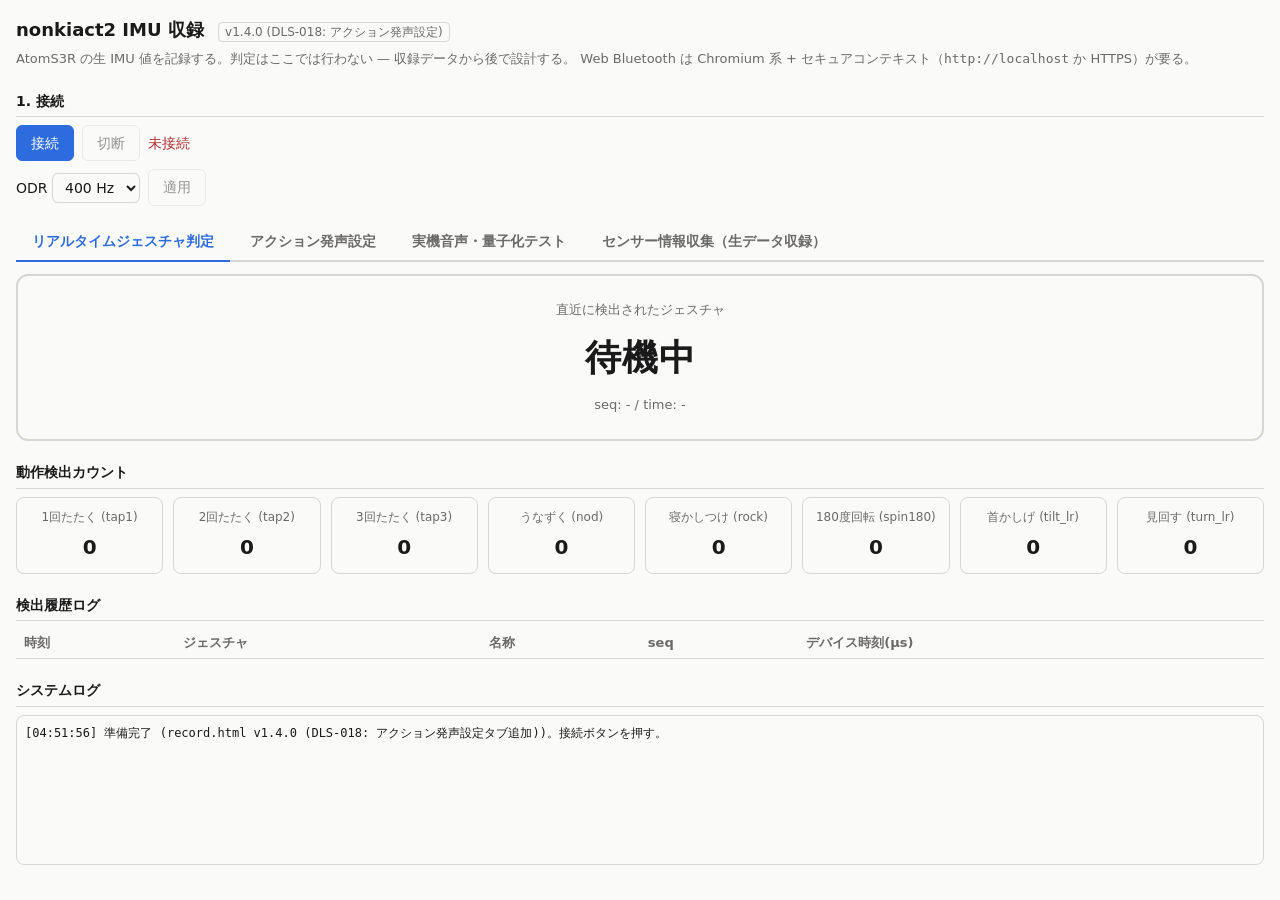
<file: webui/record.html>
<!doctype html>
<html lang="ja">
<head>
<meta charset="utf-8">
<meta name="viewport" content="width=device-width, initial-scale=1, viewport-fit=cover">
<title>nonkiact2 IMU 収録</title>
<style>
  :root { color-scheme: light dark; --fg:#1a1a1a; --bg:#fafaf8; --line:#d8d6d0;
          --accent:#2d6cdf; --ok:#1f7a3d; --ng:#b03030; --muted:#6b6a66; }
  @media (prefers-color-scheme: dark) {
    :root { --fg:#e8e6e1; --bg:#16171a; --line:#33353a; --accent:#7aa5f0;
            --ok:#63c98a; --ng:#e07a7a; --muted:#9a9894; }
  }
  * { box-sizing: border-box; }
  body { margin:0; padding:16px; font:14px/1.6 system-ui, sans-serif; color:var(--fg); background:var(--bg); }
  h1 { font-size:18px; margin:0 0 4px; }
  h2 { font-size:14px; margin:20px 0 8px; padding-bottom:4px; border-bottom:1px solid var(--line); }
  .sub { color:var(--muted); margin:0 0 16px; font-size:13px; }
  .row { display:flex; flex-wrap:wrap; gap:8px; align-items:center; margin-bottom:8px; }
  button { font:inherit; padding:6px 14px; border:1px solid var(--line); border-radius:6px;
           background:var(--bg); color:var(--fg); cursor:pointer; }
  button:hover:not(:disabled) { border-color:var(--accent); }
  button:disabled { opacity:.45; cursor:not-allowed; }
  button.primary { background:var(--accent); color:#fff; border-color:var(--accent); }
  input, select { font:inherit; padding:5px 8px; border:1px solid var(--line); border-radius:6px;
                  background:var(--bg); color:var(--fg); }
  input[type=number] { width:80px; }
  table { border-collapse:collapse; width:100%; font-size:13px; }
  th, td { text-align:left; padding:4px 8px; border-bottom:1px solid var(--line); }
  th { color:var(--muted); font-weight:600; }
  .stats { display:grid; grid-template-columns:repeat(auto-fit, minmax(130px,1fr)); gap:8px; }
  .stat { border:1px solid var(--line); border-radius:8px; padding:8px 10px; }
  .stat .k { font-size:11px; color:var(--muted); }
  .stat .v { font-size:18px; font-variant-numeric:tabular-nums; }
  canvas { width:100%; height:150px; border:1px solid var(--line); border-radius:8px; display:block; }
  #log { height:150px; overflow-y:auto; border:1px solid var(--line); border-radius:8px;
         padding:8px; font:12px/1.5 ui-monospace, monospace; white-space:pre-wrap; }
  .ok { color:var(--ok); } .ng { color:var(--ng); }
  #cue { font-size:28px; font-weight:700; text-align:center; padding:20px; white-space:pre-line;
         border:2px dashed var(--line); border-radius:12px; margin:8px 0; min-height:88px;
         display:flex; align-items:center; justify-content:center; }
  #cue.active { border-color:var(--ok); color:var(--ok); }
  #cue.prep { border-color:var(--accent); color:var(--accent); }
  .note { color:var(--muted); font-size:12px; }
  .scroll { overflow-x:auto; }
  /* Tabs */
  .tabs { display:flex; gap:4px; border-bottom:2px solid var(--line); margin:16px 0 12px; }
  .tab-btn { border:none; border-bottom:2px solid transparent; border-radius:0; margin-bottom:-2px;
             padding:8px 16px; font-weight:600; background:transparent; cursor:pointer; color:var(--muted); }
  .tab-btn:hover { color:var(--fg); }
  .tab-btn.active { color:var(--accent); border-bottom-color:var(--accent); }
  .tab-panel { display:none; }
  .tab-panel.active { display:block; }
  /* Gesture live display */
  .motion-banner { border:2px solid var(--line); border-radius:12px; padding:24px; text-align:center;
                   background:var(--bg); margin-bottom:16px; transition:all .2s ease; }
  .motion-banner.highlight { border-color:var(--ok); background:rgba(31,122,61,0.08); }
  .motion-current { font-size:36px; font-weight:800; margin:8px 0; letter-spacing:1px; }
  .motion-meta { color:var(--muted); font-size:13px; font-variant-numeric:tabular-nums; }
  .motion-grid { display:grid; grid-template-columns:repeat(auto-fill, minmax(130px, 1fr)); gap:10px; margin-bottom:16px; }
  .motion-card { border:1px solid var(--line); border-radius:8px; padding:10px; text-align:center; transition:all .2s ease; }
  .motion-card.active { border-color:var(--ok); background:rgba(31,122,61,0.15); transform:scale(1.03); }
  .motion-card .m-title { font-size:12px; color:var(--muted); }
  .motion-card .m-val { font-size:20px; font-weight:700; margin-top:4px; }
</style>
</head>
<body>

<h1>nonkiact2 IMU 収録 <span id="appVer" style="font-size:12px; font-weight:normal; color:var(--muted); margin-left:8px; padding:2px 6px; border:1px solid var(--line); border-radius:4px;">v1.4.0 (DLS-018: アクション発声設定)</span></h1>
<p class="sub">
  AtomS3R の生 IMU 値を記録する。判定はここでは行わない — 収録データから後で設計する。
  Web Bluetooth は Chromium 系 + セキュアコンテキスト（<code>http://localhost</code> か HTTPS）が要る。
</p>

<h2>1. 接続</h2>
<div class="row">
  <button id="btnConnect" class="primary">接続</button>
  <button id="btnDisconnect" disabled>切断</button>
  <span id="connState" class="ng">未接続</span>
</div>
<div class="row">
  <label>ODR
    <select id="selOdr">
      <option value="100">100 Hz</option>
      <option value="200">200 Hz</option>
      <option value="400" selected>400 Hz</option>
      <option value="800">800 Hz</option>
    </select>
  </label>
  <button id="btnApplyOdr" disabled>適用</button>
  <span id="infoView" class="note"></span>
</div>

<!-- Tab selector -->
<div class="tabs">
  <button id="tabBtnMotion" class="tab-btn active" onclick="switchTab('motion')">リアルタイムジェスチャ判定</button>
  <button id="tabBtnVoice" class="tab-btn" onclick="switchTab('voice')">アクション発声設定</button>
  <button id="tabBtnVoiceTest" class="tab-btn" onclick="switchTab('voicetest')">実機音声・量子化テスト</button>
  <button id="tabBtnRecord" class="tab-btn" onclick="switchTab('record')">センサー情報収集（生データ収録）</button>
</div>

<!-- Tab 1: Motion Detector Realtime -->
<div id="tabPanelMotion" class="tab-panel active">
  <div id="motionBanner" class="motion-banner">
    <div style="font-size:13px; color:var(--muted);">直近に検出されたジェスチャ</div>
    <div id="motionCurName" class="motion-current">待機中</div>
    <div id="motionMeta" class="motion-meta">seq: - / time: -</div>
  </div>

  <h2>動作検出カウント</h2>
  <div class="motion-grid" id="motionGrid">
    <!-- Populated by JS -->
  </div>

  <h2>検出履歴ログ</h2>
  <div class="scroll">
    <table id="tblMotionHistory">
      <thead><tr><th>時刻</th><th>ジェスチャ</th><th>名称</th><th>seq</th><th>デバイス時刻(µs)</th></tr></thead>
      <tbody></tbody>
    </table>
  </div>
</div>

<!-- Tab 3: Voice Synthesis & Action Speech Config (DLS-018) -->
<div id="tabPanelVoice" class="tab-panel">
  <h2>アクション別 発声テキスト設定</h2>
  <p class="sub">
    モーションアクションを識別した際に本体スピーカーから自律発声する日本語テキストを設定します。<br>
    ひらがな・カタカナ・アルファベット・数字（WAV連結）に対応。設定はデバイスの不揮発性メモリ(NVS)に保存されます。
  </p>

  <div class="row" style="margin-bottom:12px; align-items:center; gap:16px;">
    <button id="btnVoiceLoad" class="primary" onclick="loadVoiceConfigsFromDevice()">デバイスから読込 (LOAD)</button>
    <button id="btnVoiceSave" class="primary" onclick="saveVoiceConfigsToDevice()">デバイスへ保存 (SAVE)</button>
    <button id="btnVoiceReset" onclick="resetVoiceConfigsToDefaults()">デフォルトに戻す</button>
    <span id="voiceStatus" class="note">未取得</span>
  </div>

  <div class="row" style="margin-bottom:16px; align-items:center; background:#f4f4f6; padding:10px 14px; border-radius:6px;">
    <label style="font-weight:bold; display:flex; align-items:center; gap:8px;">
      TTS / 音声再生 音量:
      <input type="range" id="rngVoiceVol" min="0" max="255" value="96" style="width:180px;" oninput="onVoiceVolumeInput(this.value)" onchange="applyVoiceVolume(this.value)">
      <span id="valVoiceVol" style="min-width:32px; font-family:monospace; font-weight:normal;">96</span>
    </label>
    <span class="note" style="margin-left:8px;">(0=無音 〜 96=標準 〜 255=最大 / スライダー変更で即時反映・SAVEでNVS保存)</span>
  </div>

  <div class="scroll">
    <table id="tblVoiceConfigs">
      <thead>
        <tr>
          <th style="width:120px;">キー</th>
          <th style="width:200px;">アクション名</th>
          <th>発声テキスト</th>
          <th style="width:140px;">操作</th>
        </tr>
      </thead>
      <tbody id="tblVoiceConfigBody">
        <!-- Populated dynamically -->
      </tbody>
    </table>
  </div>

  <h2 style="margin-top:24px;">テキスト即時テスト発声</h2>
  <div class="row" style="gap:8px; align-items:center;">
    <input type="text" id="txtTestSay" placeholder="自由文を入力 (例: きょうはいいてんきだね)" style="width:260px;" value="きょうはいいてんきだね">
    <button id="btnTestSay" class="primary" onclick="testSayText()">テスト発声（ランダムフィラー＋自由文）</button>
    <button id="btnRandomFiller" type="button" onclick="setRandomFiller()">単体フィラー選定</button>
  </div>
  <div class="note" style="margin-top:4px;">
    ※ 自由文の発話時は、実機が先頭にランダムなフィラー（「うん」「そうだね」「うーんと」等）をゼロ遅延で先行再生し、続けて自由文を合成再生します。
  </div>
</div>

<!-- Tab 4: Realtime Device Voice & Quantization Test (DLS-026) -->
<div id="tabPanelVoiceTest" class="tab-panel">
  <h2>1. デバイス・ストレージ容量 (Flash / LittleFS)</h2>
  <p class="sub">AtomS3R 内蔵 Flash (8MB) および LittleFS 領域 (約 4.4MB) の空き容量と、各量子化形式での保存可能秒数シミュレーションです。</p>
  
  <div class="stats" style="margin-bottom:16px;">
    <div class="stat"><div class="k">LittleFS 全体</div><div class="v" id="stFsTotal">-</div></div>
    <div class="stat"><div class="k">使用中 (モデル+辞書+WAV)</div><div class="v" id="stFsUsed">-</div></div>
    <div class="stat"><div class="k">空き容量 (Free)</div><div class="v" id="stFsFree" style="color:var(--ok);">-</div></div>
    <div class="stat"><div class="k">4bit ADPCM 保存可能</div><div class="v" id="stCapAdpcm">-</div></div>
    <div class="stat"><div class="k">16bit PCM 保存可能</div><div class="v" id="stCapPcm">-</div></div>
  </div>

  <h2>2. WAV 量子化別の音質比較・実機試聴</h2>
  <p class="sub">
    テスト音声（実機生成音声 / 相づち等）を、量子化方式を変えて AtomS3R 実機スピーカーから鳴らし音質差を比較します。<br>
    ※ 4-bit IMA-ADPCM は 16-bit PCM の 1/4 の容量で、小型スピーカーにおいて同等の自然な再生が可能です。
  </p>

  <div class="row" style="margin-bottom:12px;">
    <label>発話テキスト: 
      <input type="text" id="txtQuantTestSpeech" style="width:260px;" value="うん、そうだね">
    </label>
    <span class="note" style="align-self:center;">※ 空欄の場合は「うん、そうだね」が再生されます</span>
  </div>

  <div class="row" style="gap:12px; margin-bottom:16px;">
    <div style="border:1px solid var(--line); border-radius:8px; padding:12px; flex:1; min-width:200px;">
      <div style="font-weight:bold;">① 16-bit リニア PCM</div>
      <div class="note" style="margin:4px 0 8px;">ビットレート: 32.0 KB/s (基準・無圧縮)</div>
      <button class="primary" onclick="testDeviceQuant(0)">実機で再生 (16bit)</button>
      <button onclick="testBrowserQuant(0)">PCで試聴</button>
    </div>

    <div style="border:1px solid var(--line); border-radius:8px; padding:12px; flex:1; min-width:200px;">
      <div style="font-weight:bold;">② 8-bit リニア PCM</div>
      <div class="note" style="margin:4px 0 8px;">ビットレート: 16.0 KB/s (1/2容量 / サー音あり)</div>
      <button class="primary" onclick="testDeviceQuant(1)">実機で再生 (8bit)</button>
      <button onclick="testBrowserQuant(1)">PCで試聴</button>
    </div>

    <div style="border:1px solid var(--line); border-radius:8px; padding:12px; flex:1; min-width:200px;">
      <div style="font-weight:bold; color:var(--ok);">③ 4-bit IMA-ADPCM (推奨)</div>
      <div class="note" style="margin:4px 0 8px;">ビットレート: 8.0 KB/s (1/4容量 / 高音質)</div>
      <button class="primary" onclick="testDeviceQuant(2)">実機で再生 (4bit ADPCM)</button>
      <button onclick="testBrowserQuant(2)">PCで試聴</button>
    </div>
  </div>

  <h2>3. 発話パイプライン比較 (HTS ストリーミング vs モーラ WAV 連結)</h2>
  <p class="sub">
    入力テキストを「HTS 音声合成（自然な抑揚・150msバッファ）」で鳴らすか、「モーラ WAV 連結（平坦・ゼロ遅延）」で鳴らすかを実機比較します。
  </p>
  <div class="row" style="margin-bottom:8px;">
    <input type="text" id="txtPipelineTest" style="width:320px;" value="うん、そうだね。きょうはいいてんきだね">
    <button class="primary" onclick="testPipelineSay(false)">HTS ストリーミング合成</button>
    <button onclick="testPipelineSay(true)">WAV 連結のみ (即時・ロボ声)</button>
  </div>
  <div id="pipelineLog" class="note" style="font-family:monospace; margin-top:4px;"></div>
</div>

<!-- Tab 2: Sensor Recording (Existing) -->
<div id="tabPanelRecord" class="tab-panel">
<h2>2. 受信状況</h2>
<div class="stats">
  <div class="stat"><div class="k">受信レート</div><div class="v" id="stRate">-</div></div>
  <div class="stat"><div class="k">サンプル数</div><div class="v" id="stSamples">0</div></div>
  <div class="stat"><div class="k">欠損 (seq gap)</div><div class="v" id="stLost">0</div></div>
  <div class="stat"><div class="k">欠損率</div><div class="v" id="stLossRate">-</div></div>
  <div class="stat"><div class="k">device drop</div><div class="v" id="stDrop">0</div></div>
</div>
<div style="margin-top:8px">
  <canvas id="cvAccel"></canvas>
  <div class="note">accel (X=赤 / Y=緑 / Z=青)</div>
</div>
<div style="margin-top:8px">
  <canvas id="cvGyro"></canvas>
  <div class="note">gyro (X=赤 / Y=緑 / Z=青)</div>
</div>

<h2>3. 収録</h2>
<div class="row">
  <label>動作
    <select id="selLabel"></select>
  </label>
  <label>試行回数 <input type="number" id="numTrials" value="20" min="1" max="200"></label>
  <label>1試行の長さ(秒) <input type="number" id="numDur" value="3" min="1" max="20" step="0.5"></label>
  <label>準備(秒) <input type="number" id="numPrep" value="3" min="1" max="10" step="0.5"></label>
</div>
<div class="row">
  <button id="btnRun" class="primary" disabled>この動作を収録</button>
  <button id="btnAbort" disabled>中止</button>
  <label><input type="checkbox" id="chkBeep" checked> ビープで誘導（本体スピーカー）</label>
</div>
<div id="cue">待機中</div>

<h2>4. 収録状況・進捗一覧</h2>
<div class="scroll" style="margin-bottom:12px">
  <table id="tblProgress">
    <thead><tr><th>動作</th><th>収録済み試行数</th><th>目標</th><th>状態</th></tr></thead>
    <tbody></tbody>
  </table>
</div>

<h2>5. 試行詳細・ダウンロード</h2>
<div class="row">
  <button id="btnCsv" disabled>CSV をダウンロード</button>
  <button id="btnMeta" disabled>meta JSON をダウンロード</button>
  <button id="btnClear" disabled>全消去</button>
</div>
<div class="scroll">
  <table id="tblTrials">
    <thead><tr><th>動作</th><th>試行</th><th>サンプル</th><th>欠損</th><th>seq 範囲</th></tr></thead>
    <tbody></tbody>
  </table>
</div>

</div><!-- End of tabPanelRecord -->

<h2>システムログ</h2>
<div id="log"></div>

<script>
'use strict';
(() => {
  // ---- wire 仕様 (firmware/main/wire_format.h と対) ----
  const SERVICE_UUID = 'a1b20000-5d3f-4e8a-9c21-7f6e5d4c3b2a';
  const STREAM_UUID  = 'a1b20001-5d3f-4e8a-9c21-7f6e5d4c3b2a';
  const CTRL_UUID    = 'a1b20002-5d3f-4e8a-9c21-7f6e5d4c3b2a';
  const STATUS_UUID  = 'a1b20003-5d3f-4e8a-9c21-7f6e5d4c3b2a';
  const INFO_UUID    = 'a1b20004-5d3f-4e8a-9c21-7f6e5d4c3b2a';

  const HDR_BYTES = 11, SAMPLE_BYTES = 18;
  const CTRL_START = 0x01, CTRL_STOP = 0x02, CTRL_SET_ODR = 0x03, CTRL_MARKER = 0x04;
  const CTRL_BEEP = 0x05;
  const STATUS_MARKER = 0x84, STATUS_STATE = 0x85, STATUS_BEEP = 0x86, STATUS_MOTION = 0x87;
  const CTRL_VOICE_CFG_SET = 0x10, CTRL_VOICE_CFG_SAVE = 0x11, CTRL_VOICE_CFG_LOAD = 0x12, CTRL_VOICE_SAY = 0x13, CTRL_VOICE_SET_VOL = 0x14;
  const CTRL_VOICE_TEST_QUANT = 0x15, CTRL_VOICE_SAY_WAV = 0x16;
  const STATUS_VOICE_CFG_ITEM = 0x90, STATUS_VOICE_VOL = 0x91;

  const DEFAULT_VOICE_CONFIGS = [
    { key: "tap1",           name: "1回たたく (tap1)",                 text: "タップいち" },
    { key: "tap2",           name: "2回たたく (tap2)",                 text: "タップに" },
    { key: "tap3",           name: "3回たたく (tap3)",                 text: "タップさん" },
    { key: "nod",            name: "うなずく (nod)",                   text: "うなずき" },
    { key: "rock",           name: "寝かしつけ (rock)",               text: "ねかしつけ" },
    { key: "spin180",        name: "180度回転 (spin180)",             text: "はんてん" },
    { key: "tilt_lr",        name: "首かしげ (tilt_lr)",               text: "かしげ" },
    { key: "turn_lr",        name: "見回す (turn_lr)",                 text: "みまわし" },
    { key: "calib_start",    name: "静止待機開始 (calib_start)",        text: "" },
    { key: "calib_complete", name: "基準点設定成功 (calib_complete)", text: "せいこう" },
    { key: "calib_failed",   name: "基準点設定失敗 (calib_failed)",   text: "しっぱい" },
    { key: "wakeup",         name: "正立復帰・起床 (wakeup)",         text: "おきたよ" },
  ];
  let voiceConfigs = JSON.parse(JSON.stringify(DEFAULT_VOICE_CONFIGS));

  const MOTION_NAMES = {
    1: { id: "tap1",    name: "1回たたく (tap1)" },
    2: { id: "tap2",    name: "2回たたく (tap2)" },
    3: { id: "tap3",    name: "3回たたく (tap3)" },
    4: { id: "nod",     name: "うなずく (nod)" },
    5: { id: "rock",    name: "寝かしつけ (rock)" },
    6: { id: "spin180", name: "180度回転 (spin180)" },
    7: { id: "tilt_lr", name: "首かしげ (tilt_lr)" },
    8: { id: "turn_lr", name: "見回す (turn_lr)" },
    9: { id: "calib_start", name: "キャリブレーション待機中..." },
    10: { id: "calib_ok", name: "基準点設定完了 (calib_ok)" },
    11: { id: "calib_ng", name: "基準点設定失敗 (calib_ng)" },
    12: { id: "wakeup",   name: "正立復帰・起床 (wakeup)" },
  };
  const motionCounts = { tap1:0, tap2:0, tap3:0, nod:0, rock:0, spin180:0, tilt_lr:0, turn_lr:0 };
  const UI_VERSION = '1.4.0 (DLS-018: アクション発声設定タブ追加)';

  // spec.md の 8 動作 + ネガティブ区間。
  // 陽性だけでは誤検出率が測れないので、ネガティブを収録対象に含める。
  // spec.md の 8 動作 + ネガティブ区間。
  // 各パターンの推奨試行回数 (第3引数): 陽性=20回、ネガティブ=5〜10回 (DLS-015)。
  const LABELS = [
    ['tap1',    '1回たたく',                     20],
    ['tap2',    '2回たたく',                     20],
    ['tap3',    '3回たたく',                     20],
    ['tilt_lr', '左右に傾ける（首をかしげる）', 20],
    ['turn_lr', '左右に回す（見回す）',         20],
    ['nod',     '前後に傾ける（うなずく）',       20],
    ['rock',    '横にして揺らす（寝かしつけ）',   20],
    ['spin180', '180度回して戻す',               20],
    ['baseline','― 静止（基準点・ノイズ測定）',   5],
    ['carry',   '― 普通に持つ・抱っこ・持ち替え', 10],
    ['putdown', '― 机に置く',                    5],
    ['bump',    '― ぶつける / 机を叩く',         5],
  ];

  function getTargetTrials(label) {
    const item = LABELS.find((l) => l[0] === label);
    return item ? item[2] : 20;
  }

  const $ = (id) => document.getElementById(id);

  let device = null, server = null;
  let chStream = null, chCtrl = null, chStatus = null, chInfo = null;
  let info = null;
  let userDisconnect = false;

  // 受信状態
  let expectedSeq = null;
  let totalSamples = 0, totalLost = 0, deviceDropped = 0;
  let rateCount = 0, rateLastMs = performance.now();

  // 波形表示用リングバッファ
  const PLOT_N = 800;
  const plot = { ax:new Int16Array(PLOT_N), ay:new Int16Array(PLOT_N), az:new Int16Array(PLOT_N),
                 gx:new Int16Array(PLOT_N), gy:new Int16Array(PLOT_N), gz:new Int16Array(PLOT_N),
                 head:0, filled:0 };

  // 収録
  let capturing = false;      // 収録中 (行を貯める)
  let captureRows = [];       // 進行中の試行の行
  let captureLost = 0;
  let curLabel = '', curTrial = 0, curPhase = '';
  let markerSeq = 0;
  let abortRequested = false;
  let runStartMs = 0;         // 切断が収録開始から何 ms 後かを出すための基準
  const trials = [];          // 確定した試行のメタ
  const allRows = [];         // 全行 (CSV 出力用)

  // 誘導音は Voice Base (Atomic Echo Base) から鳴らす。収録中ユーザーはおもちゃを
  // 両手で持って PC から離れるため、PC のスピーカーでは聞こえない (DLS-008)。
  // スピーカーは IMU と同じ筐体に載るので、鳴った位置 (seq) を控えて meta に残す。
  const beepEvents = [];

  // ------------------------------------------------------------- log
  function log(msg, cls) {
    const el = $('log');
    const t = new Date().toTimeString().slice(0, 8);
    const line = document.createElement('div');
    if (cls) line.className = cls;
    line.textContent = `[${t}] ${msg}`;
    el.appendChild(line);
    el.scrollTop = el.scrollHeight;
  }

  // 収録が止まった理由が DevTools のコンソールにしか出ないと、手元の画面からは
  // 消える。P1-10 の切り分けは 1 回の試行から取れる情報が多いほどよいので、
  // JS の例外と未処理 reject はページのログにも流す。
  window.addEventListener('error', (e) => {
    log(`JS エラー: ${e.message} @ ${e.filename}:${e.lineno}`, 'ng');
  });
  window.addEventListener('unhandledrejection', (e) => {
    const r = e.reason;
    log(`未処理の reject: ${(r && r.message) || r}`, 'ng');
  });


  // ------------------------------------------------------------- Motion Tab UI
  window.switchTab = (tab) => {
    document.querySelectorAll('.tab-btn').forEach(btn => btn.classList.remove('active'));
    document.querySelectorAll('.tab-panel').forEach(p => p.classList.remove('active'));
    if (tab === 'motion') {
      $('tabBtnMotion').classList.add('active');
      $('tabPanelMotion').classList.add('active');
    } else if (tab === 'voice') {
      $('tabBtnVoice').classList.add('active');
      $('tabPanelVoice').classList.add('active');
    } else if (tab === 'voicetest') {
      $('tabBtnVoiceTest').classList.add('active');
      $('tabPanelVoiceTest').classList.add('active');
      updateFsCapacityUI();
    } else {
      $('tabBtnRecord').classList.add('active');
      $('tabPanelRecord').classList.add('active');
    }
  };

  function initMotionGrid() {
    const grid = $('motionGrid');
    grid.innerHTML = '';
    for (let id = 1; id <= 8; id++) {
      const m = MOTION_NAMES[id];
      const card = document.createElement('div');
      card.className = 'motion-card';
      card.id = `mcard-${m.id}`;
      card.innerHTML = `<div class="m-title">${m.name}</div><div class="m-val" id="mcnt-${m.id}">0</div>`;
      grid.appendChild(card);
    }
  }

  let bannerTimer = null;
  function handleMotionEvent(eventId, seq, tUs) {
    const meta = MOTION_NAMES[eventId];
    const name = meta ? meta.name : `unknown (${eventId})`;
    const key = meta ? meta.id : `unk_${eventId}`;

    if (motionCounts[key] !== undefined) {
      motionCounts[key]++;
      $(`mcnt-${key}`).textContent = motionCounts[key];
      const card = $(`mcard-${key}`);
      if (card) {
        card.classList.add('active');
        setTimeout(() => card.classList.remove('active'), 600);
      }
    }

    // Banner
    const banner = $('motionBanner');
    const curName = $('motionCurName');
    const curMeta = $('motionMeta');
    curName.textContent = name;
    curMeta.textContent = `seq: ${seq} / device: ${tUs} µs (${new Date().toLocaleTimeString()})`;
    banner.classList.add('highlight');
    if (bannerTimer) clearTimeout(bannerTimer);
    bannerTimer = setTimeout(() => banner.classList.remove('highlight'), 1200);

    // History Table
    const tbody = $('tblMotionHistory').querySelector('tbody');
    const tr = document.createElement('tr');
    tr.innerHTML = `<td>${new Date().toLocaleTimeString()}</td><td><b>${key}</b></td><td>${name}</td><td>${seq}</td><td>${tUs}</td>`;
    tbody.insertBefore(tr, tbody.firstChild);
    if (tbody.children.length > 50) {
      tbody.removeChild(tbody.lastChild);
    }

    log(`[MOTION] 検出: ${name} (seq=${seq})`, 'ok');
  }

  // ------------------------------------------------------------- BLE
  async function connect() {
    if (!navigator.bluetooth) {
      log('Web Bluetooth が使えない (Chromium 系 + localhost/HTTPS が要る)', 'ng');
      return;
    }
    try {
      log('requestDevice (service filter) ...');
      device = await navigator.bluetooth.requestDevice({ filters: [{ services: [SERVICE_UUID] }] });
      log(`device: ${device.name || '(no name)'}`, 'ok');
      device.addEventListener('gattserverdisconnected', onDisconnected);
      await acquire();
    } catch (e) {
      log(`接続エラー: ${e.message}`, 'ng');
    }
  }

  async function acquire() {
    server = await device.gatt.connect();
    const svc = await server.getPrimaryService(SERVICE_UUID);

    chStream = await svc.getCharacteristic(STREAM_UUID);
    chCtrl   = await svc.getCharacteristic(CTRL_UUID);
    chStatus = await svc.getCharacteristic(STATUS_UUID);
    chInfo   = await svc.getCharacteristic(INFO_UUID);
    log('characteristic 4本 取得', 'ok');

    const dv = await chInfo.readValue();
    info = JSON.parse(new TextDecoder().decode(dv));
    $('infoView').textContent =
      `fw=${info.fw} imu=${info.imu} odr=${info.odr_hz}Hz n_max=${info.n_max} axes=${info.axes}`;
    updateFsCapacityUI();
    $('selOdr').value = String(info.odr_hz);
    log(`INFO: ${JSON.stringify(info)}`, 'ok');

    await chStatus.startNotifications();
    chStatus.addEventListener('characteristicvaluechanged', onStatus);
    await chStream.startNotifications();
    chStream.addEventListener('characteristicvaluechanged', onStream);
    log('notify 購読 (STREAM / STATUS)', 'ok');

    await writeCtrl(new Uint8Array([CTRL_START]));
    try {
      await writeCtrl(new Uint8Array([CTRL_VOICE_CFG_LOAD]));
    } catch (e) {
      console.warn('Voice config load failed on connect', e);
    }
    setConnected(true);
  }

  function onDisconnected() {
    // 切断位置をデバイス側のシリアルログ (`disconnected reason=N`) と突き合わせる
    // ため、stopRun より先に控える。どちらが切断を起こしたかの判断材料になる。
    const at = runStartMs ? `収録開始 +${Math.round(performance.now() - runStartMs)}ms`
                          : '収録外';
    setConnected(false);
    stopRun('切断');
    log(userDisconnect ? '切断しました' : 'デバイスが切断された', userDisconnect ? '' : 'ng');
    if (!userDisconnect) {
      log(`切断位置: ${at} / ${curLabel || '-'} 試行 ${curTrial} ${curPhase || '-'}`
          + ` / 受信 ${totalSamples} 件`, 'ng');
    }
  }

  async function disconnect() {
    userDisconnect = true;
    try { await writeCtrl(new Uint8Array([CTRL_STOP])); } catch (e) { /* 切断中は無視 */ }
    if (device && device.gatt.connected) device.gatt.disconnect();
  }

  function setConnected(on) {
    $('connState').textContent = on ? '接続中' : '未接続';
    $('connState').className = on ? 'ok' : 'ng';
    $('btnConnect').disabled = on;
    $('btnDisconnect').disabled = !on;
    $('btnApplyOdr').disabled = !on;
    $('btnRun').disabled = !on;
    if (!on) { expectedSeq = null; }
  }

  // Web Bluetooth は GATT 操作を直列化する。前の write の完了前に次を投げると
  // 'GATT operation already in progress' で弾かれるので、こちらで順番に流す。
  let ctrlChain = Promise.resolve();

  function writeCtrl(bytes) {
    ctrlChain = ctrlChain.then(() => {
      if (!chCtrl) throw new Error('CTRL 未取得');
      return chCtrl.writeValueWithoutResponse(bytes);
    });
    // チェーン自体は失敗を飲み込んで次に進める (1 回の失敗で以降が全部死なないように)。
    const result = ctrlChain;
    ctrlChain = ctrlChain.catch(() => {});
    return result;
  }

  // ------------------------------------------------------------- 受信
  function onStatus(ev) {
    const dv = ev.target.value;
    const op = dv.getUint8(0);
    if (op === STATUS_MARKER) {
      markerSeq = dv.getUint32(5, true);
      log(`marker id=${dv.getUint32(1, true)} seq=${markerSeq}`);
    } else if (op === STATUS_STATE) {
      deviceDropped = dv.getUint32(4, true);
      $('stDrop').textContent = deviceDropped;
    } else if (op === STATUS_MOTION) {
      const eventId = dv.getUint8(1);
      const seq = dv.getUint32(2, true);
      const tUs = dv.getUint32(6, true);
      handleMotionEvent(eventId, seq, tUs);
    } else if (op === STATUS_VOICE_CFG_ITEM) {
      handleVoiceCfgItem(dv);
    } else if (op === STATUS_VOICE_VOL) {
      const vol = dv.getUint8(1);
      const rEl = $('rngVoiceVol');
      if (rEl) rEl.value = vol;
      const vEl = $('valVoiceVol');
      if (vEl) vEl.textContent = vol;
      log(`[VOICE] デバイス音量を受信: ${vol}`);
    } else if (op === STATUS_BEEP) {
      beepEvents.push({
        seq: dv.getUint32(1, true),
        t_us: dv.getUint32(5, true),
        freq_hz: dv.getUint16(9, true),
        ms: dv.getUint16(11, true),
        label: curLabel, trial: curTrial, phase: curPhase,
      });
    }
  }

  function onStream(ev) {
    const dv = ev.target.value;
    if (dv.byteLength < HDR_BYTES) return;

    const seqStart = dv.getUint32(0, true);
    const pktTUs   = dv.getUint32(4, true);
    const n        = dv.getUint8(10);

    // seq の連番ギャップ = BLE の取りこぼし。これを見ずに解析すると P3 が無駄になる。
    if (expectedSeq !== null && seqStart !== expectedSeq) {
      const gap = (seqStart - expectedSeq) >>> 0;
      if (gap < 0x80000000) {
        totalLost += gap;
        if (capturing) captureLost += gap;
      }
    }
    expectedSeq = (seqStart + n) >>> 0;

    for (let i = 0; i < n; i++) {
      const o = HDR_BYTES + i * SAMPLE_BYTES;
      if (o + SAMPLE_BYTES > dv.byteLength) break;
      const ax = dv.getInt16(o,      true), ay = dv.getInt16(o + 2,  true), az = dv.getInt16(o + 4,  true);
      const gx = dv.getInt16(o + 6,  true), gy = dv.getInt16(o + 8,  true), gz = dv.getInt16(o + 10, true);
      const mx = dv.getInt16(o + 12, true), my = dv.getInt16(o + 14, true), mz = dv.getInt16(o + 16, true);

      const h = plot.head;
      plot.ax[h] = ax; plot.ay[h] = ay; plot.az[h] = az;
      plot.gx[h] = gx; plot.gy[h] = gy; plot.gz[h] = gz;
      plot.head = (h + 1) % PLOT_N;
      if (plot.filled < PLOT_N) plot.filled++;

      if (capturing) {
        captureRows.push([curLabel, curTrial, curPhase, (seqStart + i) >>> 0, pktTUs, i,
                          ax, ay, az, gx, gy, gz, mx, my, mz]);
      }
      totalSamples++;
      rateCount++;
    }
  }

  function updateStats() {
    const now = performance.now();
    const dt = now - rateLastMs;
    if (dt >= 500) {
      $('stRate').textContent = `${Math.round(rateCount * 1000 / dt)} Hz`;
      rateCount = 0; rateLastMs = now;
    }
    $('stSamples').textContent = totalSamples;
    $('stLost').textContent = totalLost;
    const denom = totalSamples + totalLost;
    $('stLossRate').textContent = denom > 0 ? `${(100 * totalLost / denom).toFixed(2)} %` : '-';
  }

  // ------------------------------------------------------------- 波形
  function drawPlot(canvas, arrs, colors, scale) {
    const dpr = window.devicePixelRatio || 1;
    const w = canvas.clientWidth, h = canvas.clientHeight;
    if (canvas.width !== w * dpr || canvas.height !== h * dpr) {
      canvas.width = w * dpr; canvas.height = h * dpr;
    }
    const g = canvas.getContext('2d');
    g.setTransform(dpr, 0, 0, dpr, 0, 0);
    g.clearRect(0, 0, w, h);

    const mid = h / 2;
    g.strokeStyle = 'rgba(128,128,128,.35)';
    g.beginPath(); g.moveTo(0, mid); g.lineTo(w, mid); g.stroke();

    const n = plot.filled;
    if (n < 2) return;
    const start = (plot.head - n + PLOT_N) % PLOT_N;

    for (let a = 0; a < arrs.length; a++) {
      const buf = arrs[a];
      g.strokeStyle = colors[a];
      g.lineWidth = 1;
      g.beginPath();
      for (let i = 0; i < n; i++) {
        const v = buf[(start + i) % PLOT_N];
        const x = i * w / (n - 1);
        const y = mid - (v / scale) * mid;
        if (i === 0) g.moveTo(x, y); else g.lineTo(x, y);
      }
      g.stroke();
    }
  }

  function frame() {
    updateStats();
    drawPlot($('cvAccel'), [plot.ax, plot.ay, plot.az], ['#d04545', '#3f9e5a', '#4472d0'], 16384);
    drawPlot($('cvGyro'),  [plot.gx, plot.gy, plot.gz], ['#d04545', '#3f9e5a', '#4472d0'], 16384);
    requestAnimationFrame(frame);
  }

  // ------------------------------------------------------------- 誘導音
  // 開始・終了は 2 音にする。単音だと準備カウントのチクタクと混ざって
  // 「今が本番か」が分からない。低→高が開始、高→低が終了で向きが逆になる。
  const CUE_PREP  = [[660, 50]];             // 準備カウント: 単音の短いチク
  const CUE_START = [[660, 70], [990, 110]]; // ぴ → ぽ (低→高) = どうぞ
  const CUE_END   = [[990, 70], [660, 110]]; // ぽ → ぴ (高→低) = おわり

  // デバイス側で鳴らす。await しない (誘導のリズムを BLE の往復で乱さないため)。
  // 鳴った seq は STATUS_BEEP で返ってくるので beepEvents に溜まる。
  function beep(cue) {
    if (!$('chkBeep').checked) return;
    const two = cue.length > 1;
    const b = new Uint8Array(two ? 9 : 5);
    const dv = new DataView(b.buffer);
    b[0] = CTRL_BEEP;
    dv.setUint16(1, cue[0][0], true);
    dv.setUint16(3, cue[0][1], true);
    if (two) {
      dv.setUint16(5, cue[1][0], true);
      dv.setUint16(7, cue[1][1], true);
    }
    writeCtrl(b).catch((e) => log(`ビープ送信失敗: ${e.message}`, 'ng'));
  }

  const sleep = (ms) => new Promise((r) => setTimeout(r, ms));

  function setCue(text, cls) {
    $('cue').textContent = text;
    $('cue').className = cls || '';
  }

  // ------------------------------------------------------------- 収録
  function getLabelCounts() {
    const counts = {};
    for (const [v] of LABELS) counts[v] = 0;
    for (const tr of trials) {
      counts[tr.label] = (counts[tr.label] || 0) + 1;
    }
    return counts;
  }

  function updateProgressUI() {
    const counts = getLabelCounts();

    // Update select options text with per-label target
    const sel = $('selLabel');
    const curVal = sel.value;
    sel.innerHTML = '';
    for (const [v, t, defaultTarget] of LABELS) {
      const c = counts[v] || 0;
      const target = (curVal === v) ? (parseInt($('numTrials').value, 10) || defaultTarget) : defaultTarget;
      const o = document.createElement('option');
      o.value = v;
      o.textContent = `${t} (${v}) [${c}/${target}回]`;
      if (v === curVal) o.selected = true;
      sel.appendChild(o);
    }

    // Update progress table
    const tbody = $('tblProgress').tBodies[0];
    tbody.innerHTML = '';
    for (const [v, t, defaultTarget] of LABELS) {
      const c = counts[v] || 0;
      const target = (curVal === v) ? (parseInt($('numTrials').value, 10) || defaultTarget) : defaultTarget;
      const tr = document.createElement('tr');
      const isDone = c >= target;
      const statusText = isDone ? '完了' : (c > 0 ? `残り ${target - c} 回` : '未収録');
      const statusCls = isDone ? 'ok' : (c > 0 ? 'prep' : 'note');

      tr.innerHTML = `<td>${t} (<code>${v}</code>)</td><td>${c}</td><td>${target}</td><td class="${statusCls}">${statusText}</td>`;
      tbody.appendChild(tr);
    }
  }

  async function runSeries() {
    const label = $('selLabel').value;
    const targetTrials = parseInt($('numTrials').value, 10);
    const durMs = Math.round(parseFloat($('numDur').value) * 1000);
    const prepMs = Math.round(parseFloat($('numPrep').value) * 1000);
    const labelText = LABELS.find((l) => l[0] === label)[1];

    // 既に記録されている該当ラベルの試行数を確認
    const existingTrials = trials.filter((tr) => tr.label === label);
    let maxTrialNum = 0;
    for (const tr of existingTrials) {
      if (tr.trial > maxTrialNum) maxTrialNum = tr.trial;
    }

    let startTrial = maxTrialNum + 1;
    let endTrial = targetTrials;

    if (startTrial > targetTrials) {
      // 既に目標件数に達している場合、さらに指定件数分追加する
      endTrial = maxTrialNum + targetTrials;
      log(`この動作は既に ${maxTrialNum} 回収録済みです。追加で ${targetTrials} 回 (試行 ${startTrial}〜${endTrial}) 収録します`);
    } else if (maxTrialNum > 0) {
      log(`既存の ${maxTrialNum} 回に続き、試行 ${startTrial}〜${endTrial} (残り ${endTrial - startTrial + 1} 回) を再開・追記します`);
    } else {
      log(`収録開始: ${label} × ${targetTrials} (各 ${durMs}ms)`);
    }

    abortRequested = false;
    runStartMs = performance.now();
    $('btnRun').disabled = true;
    $('btnAbort').disabled = false;

    for (let t = startTrial; t <= endTrial && !abortRequested; t++) {
      // --- 準備: この区間も pre-roll として記録する。動作の入りが切れないように ---
      curLabel = label; curTrial = t; curPhase = 'prep';
      captureRows = []; captureLost = 0; capturing = true;

      const prepSteps = Math.ceil(prepMs / 1000);
      for (let s = prepSteps; s >= 1 && !abortRequested; s--) {
        setCue(`${labelText}\n${t}/${endTrial}  準備 ${s}`, 'prep');
        beep(CUE_PREP);
        await sleep(Math.min(1000, prepMs));
      }
      if (abortRequested) break;

      // --- 本番 ---
      curPhase = 'record';
      const seqAtStart = expectedSeq;
      log(`試行 ${t} 本番 (+${Math.round(performance.now() - runStartMs)}ms, seq=${seqAtStart})`);
      try { await writeCtrl(ctrlMarker(t)); } catch (e) { log(`marker 送信失敗: ${e.message}`, 'ng'); }
      beep(CUE_START);
      setCue(`${labelText}\n${t}/${endTrial}  ▶ どうぞ`, 'active');
      await sleep(durMs);
      if (abortRequested) break;

      // --- 余韻: 動作の終わりが切れないように後ろも録る ---
      curPhase = 'post';
      beep(CUE_END);
      await sleep(400);

      capturing = false;
      const rows = captureRows;
      captureRows = [];
      if (rows.length === 0) {
        log(`試行 ${t}: サンプル 0 件 (接続を確認)`, 'ng');
        continue;
      }
      const seqFirst = rows[0][3], seqLast = rows[rows.length - 1][3];
      trials.push({ label, trial: t, samples: rows.length, lost: captureLost,
                    seq_start: seqFirst, seq_end: seqLast, marker_seq: markerSeq,
                    seq_at_start: seqAtStart, dur_ms: durMs, prep_ms: prepMs });
      for (const r of rows) allRows.push(r);
      addTrialRow(label, t, rows.length, captureLost, `${seqFirst}–${seqLast}`);
      initMotionGrid();
  updateProgressUI();
      setCue(`${labelText}\n${t}/${endTrial}  記録 ${rows.length} 件`, '');
      await sleep(600);
    }

    capturing = false;
    // 切断で抜けた場合は onDisconnected が既に stopRun('切断') を出している。
    // ここで '中止' を被せると画面から切断の事実が消えるので上書きしない。
    if (device && device.gatt && device.gatt.connected) {
      stopRun(abortRequested ? '中止' : '完了');
    }
  }

  function ctrlMarker(id) {
    const b = new Uint8Array(5);
    b[0] = CTRL_MARKER;
    new DataView(b.buffer).setUint32(1, id, true);
    return b;
  }

  function stopRun(reason) {
    capturing = false;
    abortRequested = true;
    $('btnRun').disabled = !(device && device.gatt && device.gatt.connected);
    $('btnAbort').disabled = true;
    setCue(`待機中 (${reason})`, '');
    updateDownloadButtons();
    const conn = device && device.gatt && device.gatt.connected ? '接続あり' : '接続なし';
    log(`収録 ${reason}: 試行 ${trials.length} 件 / 行 ${allRows.length} / ${conn}`);
  }

  function addTrialRow(label, trial, samples, lost, seqRange) {
    const tr = document.createElement('tr');
    for (const v of [label, trial, samples, lost, seqRange]) {
      const td = document.createElement('td');
      td.textContent = v;
      tr.appendChild(td);
    }
    $('tblTrials').tBodies[0].appendChild(tr);
  }

  function updateDownloadButtons() {
    const has = allRows.length > 0;
    $('btnCsv').disabled = !has;
    $('btnMeta').disabled = !has;
    $('btnClear').disabled = !has;
  }

  // ------------------------------------------------------------- 保存
  function stamp() {
    const d = new Date();
    const p = (n) => String(n).padStart(2, '0');
    return `${d.getFullYear()}${p(d.getMonth() + 1)}${p(d.getDate())}_${p(d.getHours())}${p(d.getMinutes())}${p(d.getSeconds())}`;
  }

  function download(name, text, mime) {
    const blob = new Blob([text], { type: mime });
    const a = document.createElement('a');
    a.href = URL.createObjectURL(blob);
    a.download = name;
    a.click();
    setTimeout(() => URL.revokeObjectURL(a.href), 1000);
  }

  function buildMeta() {
    return {
      ui_version: UI_VERSION,
      generated_at: new Date().toISOString(),
      user_agent: navigator.userAgent,
      device_info: info,
      totals: { samples: totalSamples, lost_seq_gap: totalLost, device_dropped_pkts: deviceDropped },
      csv_columns: ['label','trial','phase','seq','pkt_t_us','i','ax','ay','az','gx','gy','gz','mx','my','mz'],
      notes: [
        'ADC 生値。デバイス側でキャリブレーション・基準点補正は一切していない。',
        '軸は BMI270 / BMM150 のセンサ native。M5Unified の board 軸変換は通っていない。',
        'phase: prep=準備区間(pre-roll) / record=本番 / post=余韻(post-roll)。',
        'seq のギャップが BLE 取りこぼし。lost を見てから解析すること。',
        '誘導音は Voice Base のスピーカーから鳴る。IMU と同じ筐体なので鳴動中は加速度に'
          + ' 振動が乗る (静置実測で |a| の偏差 ±0.006g -> ±0.05g)。beep_events の seq から'
          + ' seq + freq_ms*odr/1000 の区間がそれに当たる。tap のインパルスとは 2 桁違うが、'
          + ' 微小な揺れを見る解析では除外すること。',
      ],
      trials,
      beep_events: beepEvents,
    };
  }

  function downloadCsv() {
    // seq が真の時間軸。pkt_t_us と i は、そこからサンプル時刻を復元したい時のために残す
    // (per-sample のデバイス時刻は wire に載せていない)。
    // メタ情報（試行範囲、誘導音位置、デバイスINFO等）を先頭の # コメント行に埋め込むことで、
    // CSV 1 ファイルで完全な解析コンテキストを保持する。
    const meta = buildMeta();
    const metaHeader = [
      '# nonkiact2 IMU recording',
      `# ui_version: ${meta.ui_version}`,
      `# generated_at: ${meta.generated_at}`,
      `# device_info: ${JSON.stringify(meta.device_info)}`,
      `# totals: ${JSON.stringify(meta.totals)}`,
      `# trials: ${JSON.stringify(meta.trials)}`,
      `# beep_events: ${JSON.stringify(meta.beep_events)}`,
      `# meta_json: ${JSON.stringify(meta)}`,
      '',
    ].join('\n');

    const head = 'label,trial,phase,seq,pkt_t_us,i,ax,ay,az,gx,gy,gz,mx,my,mz\n';
    const body = allRows.map((r) => r.join(',')).join('\n');
    download(`nonkiact2_imu_${stamp()}.csv`, metaHeader + head + body + '\n', 'text/csv');
  }

  function downloadMeta() {
    const meta = buildMeta();
    download(`nonkiact2_imu_${stamp()}.meta.json`, JSON.stringify(meta, null, 2), 'application/json');
  }

  function clearAll() {
    allRows.length = 0;
    trials.length = 0;
    beepEvents.length = 0;
    $('tblTrials').tBodies[0].innerHTML = '';
    initMotionGrid();
  updateProgressUI();
    updateDownloadButtons();
    log('収録データを消去');
  }

  // ------------------------------------------------------------- Voice Config UI
  function renderVoiceConfigTable() {
    const tbody = $('tblVoiceConfigBody');
    if (!tbody) return;
    tbody.innerHTML = '';
    voiceConfigs.forEach((item) => {
      const tr = document.createElement('tr');
      const keyCell = document.createElement('td');
      const code = document.createElement('code');
      code.textContent = item.key;
      keyCell.appendChild(code);
      const nameCell = document.createElement('td');
      nameCell.textContent = item.name;
      const textCell = document.createElement('td');
      const input = document.createElement('input');
      input.type = 'text';
      input.id = 'vtxt_' + item.key;
      input.value = item.text || '';
      input.style.width = '100%';
      input.style.maxWidth = '280px';
      input.addEventListener('change', () => updateVoiceConfigText(item.key, input.value));
      textCell.appendChild(input);
      const buttonCell = document.createElement('td');
      const button = document.createElement('button');
      button.textContent = '発声テスト';
      button.addEventListener('click', () => testSayConfig(item.key));
      buttonCell.appendChild(button);
      [keyCell, nameCell, textCell, buttonCell].forEach(cell => tr.appendChild(cell));
      tbody.appendChild(tr);
    });
  }

  function handleVoiceCfgItem(dv) {
    const idx = dv.getUint8(1);
    const total = dv.getUint8(2);
    const bytes = new Uint8Array(dv.buffer, dv.byteOffset + 3, dv.byteLength - 3);
    const decoder = new TextDecoder();
    let nul1 = -1;
    for (let i = 0; i < bytes.length; ++i) {
      if (bytes[i] === 0) { nul1 = i; break; }
    }
    if (nul1 < 0) return;
    const key = decoder.decode(bytes.subarray(0, nul1));
    let nul2 = bytes.length;
    for (let i = nul1 + 1; i < bytes.length; ++i) {
      if (bytes[i] === 0) { nul2 = i; break; }
    }
    const text = decoder.decode(bytes.subarray(nul1 + 1, nul2));

    const found = voiceConfigs.find(c => c.key === key);
    if (found) {
      found.text = text;
    } else {
      const toyNames = {toy_forward: "おもちゃ・前進", toy_back: "おもちゃ・後退", toy_right: "おもちゃ・右", toy_left: "おもちゃ・左"};
      voiceConfigs.push({ key, name: toyNames[key] || key, text });
    }
    renderVoiceConfigTable();
    $('voiceStatus').textContent = `受信中: ${idx + 1}/${total} (${key})`;
    if (idx + 1 === total) {
      $('voiceStatus').textContent = `全 ${total} 件のデバイス設定をロード完了`;
      log(`[VOICE] デバイス設定 ${total} 件ロード完了`, 'ok');
    }
  }

  window.updateVoiceConfigText = async (key, text) => {
    const found = voiceConfigs.find(c => c.key === key);
    if (found) found.text = text;
    if (!chCtrl) return;
    const enc = new TextEncoder();
    const kBytes = enc.encode(key);
    const tBytes = enc.encode(text);
    const payload = new Uint8Array(1 + kBytes.length + 1 + tBytes.length + 1);
    payload[0] = CTRL_VOICE_CFG_SET;
    payload.set(kBytes, 1);
    payload[1 + kBytes.length] = 0;
    payload.set(tBytes, 1 + kBytes.length + 1);
    payload[payload.length - 1] = 0;
    await writeCtrl(payload);
    log(`[VOICE] 設定更新: ${key} = '${text}'`);
  };

  window.loadVoiceConfigsFromDevice = async () => {
    if (!chCtrl) {
      alert('デバイスに接続してください');
      return;
    }
    $('voiceStatus').textContent = 'デバイスに設定要求送信中...';
    await writeCtrl(new Uint8Array([CTRL_VOICE_CFG_LOAD]));
  };

  window.saveVoiceConfigsToDevice = async () => {
    if (!chCtrl) {
      alert('デバイスに接続してください');
      return;
    }
    const enc = new TextEncoder();
    for (const item of voiceConfigs) {
      const el = $(`vtxt_${item.key}`);
      const text = el ? el.value : item.text;
      item.text = text;
      const kBytes = enc.encode(item.key);
      const tBytes = enc.encode(text);
      const payload = new Uint8Array(1 + kBytes.length + 1 + tBytes.length + 1);
      payload[0] = CTRL_VOICE_CFG_SET;
      payload.set(kBytes, 1);
      payload[1 + kBytes.length] = 0;
      payload.set(tBytes, 1 + kBytes.length + 1);
      payload[payload.length - 1] = 0;
      await writeCtrl(payload);
    }
    await writeCtrl(new Uint8Array([CTRL_VOICE_CFG_SAVE]));
    $('voiceStatus').textContent = 'デバイス(NVS)に保存完了';
    log('[VOICE] 設定をデバイスの不揮発メモリ(NVS)に保存しました', 'ok');
  };

  window.resetVoiceConfigsToDefaults = () => {
    if (!confirm('発声設定をデフォルトに戻しますか？（反映には「デバイスへ保存」を押してください）')) return;
    voiceConfigs = JSON.parse(JSON.stringify(DEFAULT_VOICE_CONFIGS));
    renderVoiceConfigTable();
    $('voiceStatus').textContent = 'デフォルト値にリセット（未保存）';
  };

  // 登録済み相づち・フィラー12語一覧
  const FILLER_WORDS = [
    "うん", "うんうん", "そうだね", "なるほど", "いいね", "はい",
    "えーっと", "うーんと", "んー", "えっとね", "えへへ", "わーい"
  ];

  window.setRandomFiller = () => {
    const word = FILLER_WORDS[Math.floor(Math.random() * FILLER_WORDS.length)];
    $('txtTestSay').value = word;
    log(`[VOICE] フィラーをランダム選定: '${word}'`);
    return word;
  };

  window.randomFillerAndSay = async () => {
    const word = window.setRandomFiller();
    await window.testSayText();
  };

  window.testSayText = async () => {
    if (!chCtrl) {
      alert('デバイスに接続してください');
      return;
    }
    const text = $('txtTestSay').value.trim();
    if (!text) return;
    const enc = new TextEncoder();
    const tBytes = enc.encode(text);
    const payload = new Uint8Array(1 + tBytes.length + 1);
    payload[0] = CTRL_VOICE_SAY;
    payload.set(tBytes, 1);
    payload[payload.length - 1] = 0;
    await writeCtrl(payload);
    const isFiller = FILLER_WORDS.includes(text) || FILLER_WORDS.includes(text.replace(/[、。]/g, ''));
    if (isFiller) {
      log(`[VOICE] テスト発声要求 (ゼロ遅延フィラー): '${text}'`, 'ok');
    } else {
      log(`[VOICE] テスト発声要求 (HTSストリーミング合成): '${text}'`);
    }
  };

  window.onVoiceVolumeInput = (val) => {
    const el = $("valVoiceVol");
    if (el) el.textContent = val;
  };

  window.applyVoiceVolume = async (val) => {
    const el = $("valVoiceVol");
    if (el) el.textContent = val;
    if (!chCtrl) return;
    const vol = parseInt(val, 10);
    const payload = new Uint8Array([CTRL_VOICE_SET_VOL, vol]);
    try {
      await writeCtrl(payload);
      log(`[VOICE] 音量を変更: ${vol}`);
    } catch (e) {
      log(`[VOICE] 音量変更失敗: ${e.message}`, "ng");
    }
  };

  window.testSayConfig = (key) => {
    const el = $(`vtxt_${key}`);
    const text = el ? el.value.trim() : "";
    if (!text) return;
    $('txtTestSay').value = text;
    window.testSayText();
  };

  // ------------------------------------------------------------- Voice & Quant Test (DLS-026)
  function updateFsCapacityUI() {
    if (!info || !info.fs_total) return;
    const totalMB = (info.fs_total / (1024 * 1024)).toFixed(2);
    const usedMB = (info.fs_used / (1024 * 1024)).toFixed(2);
    const freeBytes = Math.max(0, info.fs_total - info.fs_used);
    const freeMB = (freeBytes / (1024 * 1024)).toFixed(2);
    
    // 16kHz mono: 4bit ADPCM = 8KB/s, 16bit PCM = 32KB/s
    const secAdpcm = Math.floor(freeBytes / 8000);
    const secPcm = Math.floor(freeBytes / 32000);
    const wordsAdpcm = Math.floor(secAdpcm / 0.7); // 1単語0.7秒換算
    const wordsPcm = Math.floor(secPcm / 0.7);

    if ($('stFsTotal')) $('stFsTotal').textContent = `${totalMB} MB`;
    if ($('stFsUsed'))  $('stFsUsed').textContent = `${usedMB} MB`;
    if ($('stFsFree'))  $('stFsFree').textContent = `${freeMB} MB`;
    if ($('stCapAdpcm')) $('stCapAdpcm').textContent = `${secAdpcm}秒 (約${wordsAdpcm}語)`;
    if ($('stCapPcm'))   $('stCapPcm').textContent = `${secPcm}秒 (約${wordsPcm}語)`;
  }

  window.testDeviceQuant = async (mode) => {
    if (!chCtrl) { alert('デバイスに接続してください'); return; }
    const textEl = $('txtQuantTestSpeech');
    const text = textEl ? textEl.value.trim() : 'うん、そうだね';
    const enc = new TextEncoder();
    const tBytes = enc.encode(text);
    const payload = new Uint8Array(1 + 1 + tBytes.length + 1);
    payload[0] = CTRL_VOICE_TEST_QUANT;
    payload[1] = mode;
    payload.set(tBytes, 2);
    payload[payload.length - 1] = 0;
    await writeCtrl(payload);
    const names = ['16-bit PCM', '8-bit PCM', '4-bit IMA-ADPCM'];
    log(`[VOICE TEST] 実機で ${names[mode]} (テキスト: '${text}') を再生要求`, 'ok');
  };

  // Web Audio API でブラウザ側でも量子化ノイズ差を生成・試聴
  window.testBrowserQuant = (mode) => {
    try {
      const textEl = $('txtQuantTestSpeech');
      const text = textEl && textEl.value.trim() ? textEl.value.trim() : 'うん、そうだね';
      const names = ['16-bit PCM', '8-bit PCM', '4-bit IMA-ADPCM'];

      // Web Speech API が利用可能な場合は音声合成で声の波形に対して量子化ノイズを乗せる
      if ('speechSynthesis' in window) {
        const ut = new SpeechSynthesisUtterance(text);
        ut.lang = 'ja-JP';
        ut.rate = 1.0;
        // 8bit/4bit ADPCM の音質ノイズを体感できるよう Web Audio のノードで同時エミュレート
        const audioCtx = new (window.AudioContext || window.webkitAudioContext)();
        if (mode === 1) {
          // 8-bit 量子化ノイズ（ホワイトノイズの微細なフロア重畳）
          const bufferSize = audioCtx.sampleRate * 0.8;
          const noiseBuffer = audioCtx.createBuffer(1, bufferSize, audioCtx.sampleRate);
          const output = noiseBuffer.getChannelData(0);
          for (let i = 0; i < bufferSize; i++) {
            output[i] = (Math.random() * 2 - 1) * 0.035; // 8bit PCM のフロアノイズ
          }
          const whiteNoise = audioCtx.createBufferSource();
          whiteNoise.buffer = noiseBuffer;
          whiteNoise.connect(audioCtx.destination);
          whiteNoise.start();
        } else if (mode === 2) {
          // 4-bit ADPCM (微細な適応ノイズ・わずかな帯域制限)
          const bufferSize = audioCtx.sampleRate * 0.8;
          const noiseBuffer = audioCtx.createBuffer(1, bufferSize, audioCtx.sampleRate);
          const output = noiseBuffer.getChannelData(0);
          for (let i = 0; i < bufferSize; i++) {
            output[i] = (Math.random() * 2 - 1) * 0.008; // ADPCM の低ノイズ
          }
          const whiteNoise = audioCtx.createBufferSource();
          whiteNoise.buffer = noiseBuffer;
          whiteNoise.connect(audioCtx.destination);
          whiteNoise.start();
        }
        window.speechSynthesis.speak(ut);
        log(`[AUDIO PC] ${names[mode]} (音声: '${text}') をブラウザで試聴再生`);
        return;
      }

      // フォールバック: 合成トーン
      const audioCtx = new (window.AudioContext || window.webkitAudioContext)({ sampleRate: 16000 });
      const duration = 0.8;
      const nSamples = Math.floor(audioCtx.sampleRate * duration);
      const buffer = audioCtx.createBuffer(1, nSamples, audioCtx.sampleRate);
      const data = buffer.getChannelData(0);

      let adpcmPred = 0, adpcmIdx = 0;
      const kStepTab = [
        7, 8, 9, 10, 11, 12, 13, 14, 16, 17,
        19, 21, 23, 25, 28, 31, 34, 37, 41, 45,
        50, 55, 60, 66, 73, 80, 88, 97, 107, 118,
        130, 143, 157, 173, 190, 209, 230, 253, 279, 307,
        337, 371, 408, 449, 494, 544, 598, 658, 724, 796,
        876, 963, 1060, 1166, 1282, 1411, 1552, 1707, 1878, 2066,
        2272, 2499, 2749, 3024, 3327, 3660, 4026, 4428, 4871, 5358,
        5894, 6484, 7132, 7845, 8630, 9493, 10442, 11487, 12635, 13899,
        15289, 16818, 18500, 20350, 22385, 24623, 27086, 29794, 32767
      ];
      const kIdxTab = [-1, -1, -1, -1, 2, 4, 6, 8, -1, -1, -1, -1, 2, 4, 6, 8];

      for (let i = 0; i < nSamples; i++) {
        const t = i / 16000;
        const f = 300.0 + 120.0 * (t / 0.8);
        let env = 1.0;
        if (t < 0.02) env = t / 0.02;
        else if (t > 0.7) env = (0.8 - t) / 0.1;

        const val = (0.6 * Math.sin(2 * Math.PI * f * t) +
                     0.25 * Math.sin(2 * Math.PI * 2 * f * t) +
                     0.15 * Math.sin(2 * Math.PI * 3 * f * t)) * env;
        const s16 = Math.max(-32767, Math.min(32767, Math.round(val * 24000)));

        if (mode === 0) {
          data[i] = s16 / 32768.0;
        } else if (mode === 1) {
          const s8 = Math.round(s16 / 256.0);
          data[i] = (s8 * 256.0) / 32768.0;
        } else if (mode === 2) {
          let step = kStepTab[adpcmIdx];
          let diff = s16 - adpcmPred;
          let sign = 0;
          if (diff < 0) { sign = 8; diff = -diff; }
          let nibble = 0;
          if (diff >= step) { nibble |= 4; diff -= step; }
          step >>= 1;
          if (diff >= step) { nibble |= 2; diff -= step; }
          step >>= 1;
          if (diff >= step) { nibble |= 1; }
          nibble |= sign;

          let step_d = kStepTab[adpcmIdx];
          let diff_d = step_d >> 3;
          if (nibble & 1) diff_d += (step_d >> 2);
          if (nibble & 2) diff_d += (step_d >> 1);
          if (nibble & 4) diff_d += step_d;
          if (nibble & 8) adpcmPred -= diff_d;
          else adpcmPred += diff_d;
          adpcmPred = Math.max(-32768, Math.min(32767, adpcmPred));
          adpcmIdx = Math.max(0, Math.min(88, adpcmIdx + kIdxTab[nibble]));
          data[i] = adpcmPred / 32768.0;
        }
      }

      const src = audioCtx.createBufferSource();
      src.buffer = buffer;
      src.connect(audioCtx.destination);
      src.start();
      log(`[AUDIO PC] ${names[mode]} をブラウザで試聴再生`);
    } catch (e) {
      log(`ブラウザ再生エラー: ${e.message}`, 'ng');
    }
  };

  window.testPipelineSay = async (wavOnly) => {
    if (!chCtrl) { alert('デバイスに接続してください'); return; }
    const text = $('txtPipelineTest').value.trim();
    if (!text) return;
    const enc = new TextEncoder();
    const tBytes = enc.encode(text);
    const payload = new Uint8Array(1 + tBytes.length + 1);
    payload[0] = wavOnly ? CTRL_VOICE_SAY_WAV : CTRL_VOICE_SAY;
    payload.set(tBytes, 1);
    payload[payload.length - 1] = 0;
    await writeCtrl(payload);
    const modeName = wavOnly ? 'WAV連結のみ (即応)' : 'HTS ストリーミング (150msバッファ)';
    $('pipelineLog').textContent = `[${new Date().toLocaleTimeString()}] 要求送信: '${text}' (${modeName})`;
    log(`[VOICE] ${modeName} 発声要求: '${text}'`);
  };

  // ------------------------------------------------------------- init
  initMotionGrid();
  renderVoiceConfigTable();
  updateProgressUI();
  $('numTrials').value = getTargetTrials($('selLabel').value);
  $('selLabel').addEventListener('change', () => {
    $('numTrials').value = getTargetTrials($('selLabel').value);
    initMotionGrid();
  updateProgressUI();
  });
  $('numTrials').addEventListener('input', updateProgressUI);

  $('btnConnect').addEventListener('click', connect);
  $('btnDisconnect').addEventListener('click', disconnect);
  $('btnRun').addEventListener('click', () => {
    // 例外で抜けると stopRun が走らず、UI が止まった理由が画面に残らない。
    runSeries().catch((e) => {
      log(`収録が例外で停止: ${(e && e.message) || e}`, 'ng');
      stopRun('例外');
    });
  });
  $('btnAbort').addEventListener('click', () => { abortRequested = true; });
  $('btnCsv').addEventListener('click', downloadCsv);
  $('btnMeta').addEventListener('click', downloadMeta);
  $('btnClear').addEventListener('click', clearAll);
  $('btnApplyOdr').addEventListener('click', async () => {
    const hz = parseInt($('selOdr').value, 10);
    const b = new Uint8Array(3);
    b[0] = CTRL_SET_ODR;
    new DataView(b.buffer).setUint16(1, hz, true);
    try {
      await writeCtrl(b);
      expectedSeq = null;
      log(`ODR ${hz}Hz を要求`, 'ok');
    } catch (e) {
      log(`ODR 変更失敗: ${e.message}`, 'ng');
    }
  });

  requestAnimationFrame(frame);
  log(`準備完了 (record.html v${UI_VERSION})。接続ボタンを押す。`);
})();
</script>
</body>
</html>
</file>
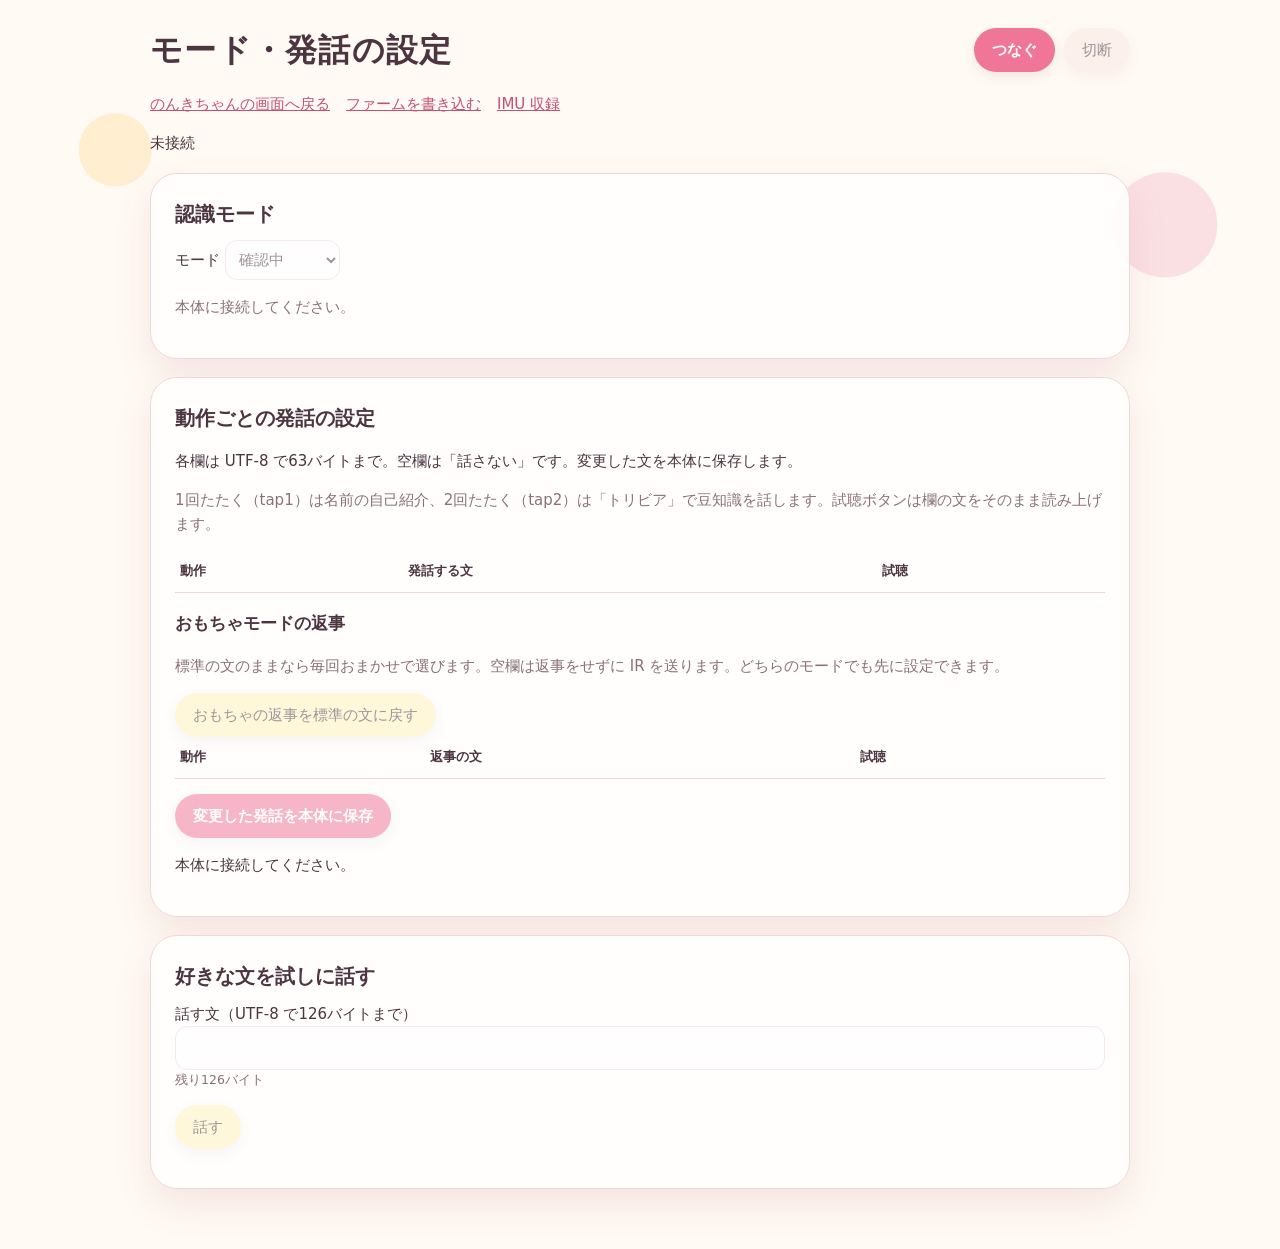
<file: webui/settings.html>
<!doctype html>
<html lang="ja">
<head><meta charset="utf-8"><meta name="viewport" content="width=device-width, initial-scale=1">
<title>のんきちゃんの設定（モード・発話）</title><style>
  :root {
    color-scheme: light;
    --cream: #fffaf3;
    --card: rgba(255,255,255,.88);
    --pink: #ef7697;
    --pink-dark: #c45174;
    --pink-pale: #ffe5eb;
    --yellow: #fff1bc;
    --brown: #4c3540;
    --muted: #8a707a;
    --line: #f0d6da;
    --ok: #4e9272;
    --error: #bd5360;
    --shadow: 0 16px 36px rgba(176, 92, 116, .13);
  }
  * { box-sizing: border-box; }
  body {
    margin: 0;
    min-height: 100vh;
    color: var(--brown);
    background:
      radial-gradient(circle at 9% 12%, rgba(255, 223, 164, .46) 0 36px, transparent 37px),
      radial-gradient(circle at 91% 18%, rgba(246, 192, 207, .45) 0 52px, transparent 53px),
      var(--cream);
    font: 15px/1.6 ui-rounded, "Hiragino Maru Gothic ProN", "Yu Gothic", system-ui, sans-serif;
  }
  button, input, select { font: inherit; }
  button { cursor: pointer; }
  button:disabled, input:disabled, select:disabled { cursor: not-allowed; opacity: .52; }
  .page { width: min(100% - 28px, 980px); margin: 0 auto; padding: 28px 0 42px; }
  .topbar { display: flex; justify-content: space-between; align-items: center; gap: 16px; margin-bottom: 20px; }
  .brand { display: flex; align-items: center; gap: 12px; }
  .brand-mark { width: 50px; height: 50px; border-radius: 18px; background: var(--pink-pale); padding: 8px; object-fit: contain; box-shadow: 0 8px 18px rgba(196,81,116,.12); }
  .brand h1 { margin: 0; font-size: clamp(22px, 5vw, 32px); letter-spacing: .04em; line-height: 1.2; }
  .brand p { margin: 3px 0 0; color: var(--muted); font-size: 13px; }
  .connect-box { display: flex; align-items: center; gap: 9px; flex-wrap: wrap; justify-content: flex-end; }
  .connection-state { font-size: 13px; color: var(--muted); }
  .connection-state.ok { color: var(--ok); font-weight: 700; }
  .connection-state.error { color: var(--error); font-weight: 700; }
  .btn { border: 0; border-radius: 999px; padding: 10px 18px; color: var(--brown); background: #f8e9e2; box-shadow: 0 5px 12px rgba(140,83,96,.10); transition: transform .15s, box-shadow .15s; }
  .btn:hover:not(:disabled) { transform: translateY(-1px); box-shadow: 0 8px 16px rgba(140,83,96,.15); }
  .btn.primary { background: var(--pink); color: #fff; font-weight: 700; }
  .btn.soft { background: var(--yellow); }
  .btn.small { padding: 7px 13px; font-size: 13px; }

.card { border:1px solid var(--line); border-radius:27px; background:var(--card); box-shadow:var(--shadow); padding:24px; margin:18px 0; }
h2 { margin:0 0 10px; font-size:20px; } h3 { font-size:17px; }
a { color:var(--pink-dark); } nav { display:flex; gap:16px; flex-wrap:wrap; }
input, select { border:1px solid var(--line); border-radius:12px; padding:9px; background:white; color:var(--brown); }
input[type=text] { width:100%; min-width:0; } .muted, small { color:var(--muted); }
.table-wrap { overflow-x:auto; } table { width:100%; border-collapse:collapse; } th,td { text-align:left; padding:10px 5px; border-bottom:1px solid var(--line); } th { font-size:13px; } td:first-child { width:28%; } td:nth-child(2) { min-width:180px; } small { display:block; } .error { color:var(--error); }
@media(max-width:640px) { .topbar { align-items:flex-start; flex-direction:column; } .card { padding:16px; } }
</style></head>
<body><main class="page">
<header class="topbar"><div class="brand"><h1>モード・発話の設定</h1></div><div class="connect-box">
<button class="btn primary" id="connectButton">つなぐ</button><button class="btn" id="disconnectButton" disabled>切断</button></div></header>
<nav aria-label="ほかの画面"><a href="index.html">のんきちゃんの画面へ戻る</a><a href="model-flasher.html">ファームを書き込む</a><a href="record.html">IMU 収録</a></nav>
<p id="connectionState" role="status" aria-live="polite">未接続</p>
<section class="card"><h2>認識モード</h2><label for="listenModeInput">モード</label>
<select id="listenModeInput" disabled><option value="">確認中</option><option value="1">おもちゃ</option><option value="0">ぬいぐるみ</option></select>
<p id="listenModeState" class="muted">本体に接続してください。</p></section>
<section class="card"><h2>動作ごとの発話の設定</h2>
<p>各欄は UTF-8 で63バイトまで。空欄は「話さない」です。変更した文を本体に保存します。</p>
<p class="muted">1回たたく（tap1）は名前の自己紹介、2回たたく（tap2）は「トリビア」で豆知識を話します。試聴ボタンは欄の文をそのまま読み上げます。</p>
<div class="table-wrap"><table><thead><tr><th scope="col">動作</th><th scope="col">発話する文</th><th scope="col">試聴</th></tr></thead><tbody id="motionRows"></tbody></table></div>
<h3>おもちゃモードの返事</h3><p class="muted">標準の文のままなら毎回おまかせで選びます。空欄は返事をせずに IR を送ります。どちらのモードでも先に設定できます。</p>
<button id="resetToyButton" class="btn soft" disabled>おもちゃの返事を標準の文に戻す</button>
<div class="table-wrap"><table><thead><tr><th scope="col">動作</th><th scope="col">返事の文</th><th scope="col">試聴</th></tr></thead><tbody id="toyRows"></tbody></table></div>
<p><button id="saveButton" class="btn primary" disabled>変更した発話を本体に保存</button></p><p id="configState" role="status" aria-live="polite">本体に接続してください。</p></section>
<section class="card"><h2>好きな文を試しに話す</h2><label for="sayInput">話す文（UTF-8 で126バイトまで）</label>
<input type="text" id="sayInput" disabled><small id="sayCount"></small><p><button class="btn soft" id="sayButton" disabled>話す</button></p><p id="sayState" role="status" aria-live="polite"></p></section>
</main><script>
(() => {
'use strict';
const SERVICE_UUID = 'a1b20000-5d3f-4e8a-9c21-7f6e5d4c3b2a';
const CTRL_UUID = 'a1b20002-5d3f-4e8a-9c21-7f6e5d4c3b2a';
const STATUS_UUID = 'a1b20003-5d3f-4e8a-9c21-7f6e5d4c3b2a';
const CTRL_VOICE_CFG_SET=0x10, CTRL_VOICE_CFG_SAVE=0x11, CTRL_VOICE_CFG_LOAD=0x12, CTRL_VOICE_SAY=0x13;
const CTRL_LISTEN_MODE=0x25, STATUS_LISTEN_MODE=0x9c, STATUS_VOICE_CFG_ITEM=0x90, STATUS_NAME_RESULT=0x93, NAME_OP_CONFIG_SAVE=4;
const LISTEN_MODE_TEXT = [
  'ぬいぐるみ: 話しかけに返事をします。IRは送りません。',
  'おもちゃ: 前進・後退・右・左を聞き取ると、返事を話し終えたあとに本フレームを前進・後退は5回、右・左は4回送ります。',
];
const TOY_KEYS=['toy_forward','toy_back','toy_right','toy_left'];
const TOY_DEFAULTS=['まえにすすんで！','うしろにさがって！','みぎにまわって！','ひだりにまわって！'];
const NAMES={tap1:'1回たたく (tap1)',tap2:'2回たたく (tap2)',tap3:'3回たたく (tap3)',nod:'うなずく (nod)',rock:'寝かしつけ (rock)',spin180:'180度回転 (spin180)',tilt_lr:'首かしげ (tilt_lr)',turn_lr:'見回す (turn_lr)',calib_start:'静止待機開始 (calib_start)',calib_complete:'基準点設定成功 (calib_complete)',calib_failed:'基準点設定失敗 (calib_failed)',wakeup:'正立復帰・起床 (wakeup)',toy_forward:'おもちゃ・前進',toy_back:'おもちゃ・後退',toy_right:'おもちゃ・右',toy_left:'おもちゃ・左'};
const $=id=>document.getElementById(id), enc=new TextEncoder(), dec=new TextDecoder();
let device=null, ctrl=null, status=null, connectionEpoch=0, connecting=false, saving=false, sending=false, modeSending=false, listenMode=null;
let ctrlChain=Promise.resolve(), totalItems=0;
const configs=new Map(), received=new Map(), waiters=new Map();
const connected=()=>!!ctrl && !!device?.gatt?.connected;
const current=epoch=>epoch===connectionEpoch && connected();
const valid=(text,max)=>!text.includes('\0') && enc.encode(text).length<=max;
const loaded=()=>totalItems>0 && received.size===totalItems;
function count(node,text,max) { const left=max-enc.encode(text).length; node.textContent=`残り${left}バイト${text.includes('\0')?'（使用できない文字があります）':''}`; node.className=valid(text,max)?'':'error'; }
function updateInputs() {
  const active=connected() && !connecting && !saving;
  $('connectButton').disabled=connected() || connecting;
  $('disconnectButton').disabled=!device;
  $('listenModeInput').disabled=!active || modeSending || listenMode===null;
  $('saveButton').disabled=!active || !loaded() || ![...configs.values()].every(c=>valid(c.input.value,63)) || ![...configs.values()].some(c=>c.input.value!==c.saved);
  $('resetToyButton').disabled=!active || !TOY_KEYS.every(key=>configs.has(key));
  for(const c of configs.values()) { c.input.disabled=!active; count(c.count,c.input.value,63); c.play.disabled=!active || sending || !c.input.value.trim() || !valid(c.input.value,63); }
  $('sayInput').disabled=!active; count($('sayCount'),$('sayInput').value,126);
  $('sayButton').disabled=!active || sending || !$('sayInput').value.trim() || !valid($('sayInput').value,126);
}
function writeCtrl(bytes,epoch=connectionEpoch) {
  const characteristic=ctrl;
  const result=ctrlChain.then(()=>{ if(!current(epoch) || ctrl!==characteristic) throw Error('本体に接続してください'); return characteristic.writeValueWithoutResponse(bytes); });
  ctrlChain=result.catch(()=>{}); return result;
}
function waitForResult(operation,timeoutMs=5000) {
  return new Promise(resolve=>{
    const waiter={resolve:value=>{clearTimeout(waiter.timer);resolve(value);},timer:null};
    waiter.timer=setTimeout(()=>{if(waiters.get(operation)===waiter) waiters.delete(operation);waiter.resolve({timeout:true});},timeoutMs);
    waiters.set(operation,waiter);
  });
}
function cancelWaiters() { for(const waiter of waiters.values()) waiter.resolve({timeout:true}); waiters.clear(); }
function resetState() {
  ++connectionEpoch; cancelWaiters(); ctrl=null; status=null; device=null; connecting=false; saving=false; sending=false; modeSending=false; listenMode=null;
  ctrlChain=Promise.resolve(); configs.clear(); received.clear(); totalItems=0;
  $('motionRows').replaceChildren(); $('toyRows').replaceChildren(); $('listenModeInput').value='';
  $('listenModeState').textContent='本体に接続してください。'; $('configState').textContent='本体に接続してください。';
  $('sayInput').value=''; $('sayState').textContent=''; $('connectionState').textContent='未接続'; updateInputs();
}
function disconnect() { const old=device; resetState(); if(old?.gatt?.connected) old.gatt.disconnect(); }
function addConfig(key,text) {
  const row=document.createElement('tr'), label=document.createElement('td'), field=document.createElement('td'), action=document.createElement('td');
  const input=document.createElement('input'), counter=document.createElement('small'), play=document.createElement('button');
  label.textContent=NAMES[key] || key; input.type='text'; input.value=text; input.setAttribute('aria-label',NAMES[key] || key);
  play.textContent='試聴'; play.className='btn small';
  input.addEventListener('input',updateInputs); play.addEventListener('click',()=>sayText(input.value));
  field.append(input,counter); action.append(play); row.append(label,field,action);
  $(TOY_KEYS.includes(key)?'toyRows':'motionRows').append(row);
  configs.set(key,{input,count:counter,play,saved:text});
}
function onStatus(event) {
  const view=event.target.value; if(!view || !view.byteLength) return;
  const op=view.getUint8(0);
  if(op===STATUS_VOICE_CFG_ITEM && view.byteLength>=5 && !saving) {
    const idx=view.getUint8(1), total=view.getUint8(2);
    const bytes=new Uint8Array(view.buffer,view.byteOffset+3,view.byteLength-3), first=bytes.indexOf(0), last=bytes.indexOf(0,first+1);
    if(!total || idx>=total || first<=0 || last<0 || (totalItems && totalItems!==total)) return;
    const key=dec.decode(bytes.subarray(0,first)), text=dec.decode(bytes.subarray(first+1,last));
    if(!/^[a-z0-9_]{1,15}$/.test(key) || (received.has(idx) && received.get(idx)!==key) || (configs.has(key) && !received.has(idx))) return;
    totalItems=total; received.set(idx,key);
    if(!configs.has(key)) addConfig(key,text);
    $('configState').textContent=loaded()?'本体の発話設定を読み込みました。':`設定を読み込み中…（${received.size}/${total}）`;
    updateInputs();
  } else if(op===STATUS_LISTEN_MODE && view.byteLength===2 && view.getUint8(1)<2) {
    listenMode=view.getUint8(1); $('listenModeInput').value=String(listenMode); $('listenModeState').textContent=LISTEN_MODE_TEXT[listenMode]; updateInputs();
  } else if(op===STATUS_NAME_RESULT && view.byteLength>=6) {
    const operation=view.getUint8(1), waiter=waiters.get(operation);
    if(waiter) { waiters.delete(operation); waiter.resolve({error:view.getUint32(2,true)}); }
  }
}
async function connect() {
  if(connecting || connected()) return;
  if(!navigator.bluetooth || !window.isSecureContext) { $('connectionState').textContent='Web Bluetooth 対応ブラウザで HTTPS または localhost から開いてください。'; return; }
  disconnect(); const epoch=connectionEpoch; connecting=true; updateInputs(); $('connectionState').textContent='接続中…';
  let selectedDevice;
  try {
    selectedDevice=await navigator.bluetooth.requestDevice({filters:[{services:[SERVICE_UUID]}]});
    if(epoch!==connectionEpoch) return;
    device=selectedDevice;
    device.addEventListener('gattserverdisconnected',()=>{if(epoch===connectionEpoch && device===selectedDevice) resetState();});
    const server=await device.gatt.connect();
    if(epoch!==connectionEpoch) { if(selectedDevice.gatt.connected) selectedDevice.gatt.disconnect(); return; }
    const service=await server.getPrimaryService(SERVICE_UUID);
    if(epoch!==connectionEpoch) return;
    const activeCtrl=await service.getCharacteristic(CTRL_UUID);
    if(epoch!==connectionEpoch) return;
    const activeStatus=await service.getCharacteristic(STATUS_UUID);
    if(epoch!==connectionEpoch) return;
    ctrl=activeCtrl; status=activeStatus;
    status.addEventListener('characteristicvaluechanged',event=>{if(current(epoch) && status===activeStatus) onStatus(event);});
    await status.startNotifications(); if(!current(epoch)) return;
    await writeCtrl(new Uint8Array([CTRL_VOICE_CFG_LOAD]),epoch); if(!current(epoch)) return;
    connecting=false; $('connectionState').textContent='接続済み';
    if(!totalItems) $('configState').textContent='設定を読み込み中…'; updateInputs();
  } catch(error) { if(epoch===connectionEpoch) { disconnect(); $('connectionState').textContent=`接続できませんでした: ${error.message}`; } }
}
async function saveConfigs() {
  if(!connected() || connecting || saving || !loaded() || ![...configs.values()].every(c=>valid(c.input.value,63))) return;
  const changes=[...configs].filter(([,c])=>c.input.value!==c.saved).map(([key,c])=>({key,text:c.input.value}));
  if(!changes.length) return;
  const epoch=connectionEpoch; saving=true; updateInputs(); $('configState').textContent='保存中…';
  try {
    for(const {key,text} of changes) await writeCtrl(new Uint8Array([CTRL_VOICE_CFG_SET,...enc.encode(key),0,...enc.encode(text),0]),epoch);
    const waiter=waitForResult(NAME_OP_CONFIG_SAVE);
    await writeCtrl(new Uint8Array([CTRL_VOICE_CFG_SAVE]),epoch);
    const result=await waiter; if(!current(epoch)) return;
    if(result.timeout) throw Error('本体から保存結果がありません');
    if(result.error!==0) throw Error(`保存を確認できません (${result.error})`);
    for(const {key,text} of changes) configs.get(key).saved=text;
    $('configState').textContent='発話の設定を本体に保存しました。';
  } catch(error) { if(current(epoch)) $('configState').textContent=`保存できませんでした: ${error.message}。もう一度保存してください。`; }
  finally { if(epoch===connectionEpoch) { cancelWaiters(); saving=false; updateInputs(); } }
}
async function sayText(text=$('sayInput').value) {
  if(!connected() || connecting || saving || sending || !text.trim() || !valid(text,126)) return;
  const epoch=connectionEpoch; sending=true; updateInputs();
  try { await writeCtrl(new Uint8Array([CTRL_VOICE_SAY,...enc.encode(text),0]),epoch); if(current(epoch)) $('sayState').textContent='発話を送りました。'; }
  catch(error) { if(current(epoch)) $('sayState').textContent=`送信できませんでした: ${error.message}`; }
  finally { if(epoch===connectionEpoch) { sending=false; updateInputs(); } }
}
async function setListenMode(mode) {
  if(!connected() || connecting || saving || modeSending || ![0,1].includes(mode)) return;
  const epoch=connectionEpoch; modeSending=true; updateInputs(); $('listenModeState').textContent='保存中…';
  try { await writeCtrl(new Uint8Array([CTRL_LISTEN_MODE,mode]),epoch); }
  catch(error) { if(current(epoch)) { $('listenModeInput').value=String(listenMode); $('listenModeState').textContent=`保存できませんでした: ${error.message}`; } }
  finally { if(epoch===connectionEpoch) { modeSending=false; updateInputs(); } }
}
$('connectButton').addEventListener('click',connect); $('disconnectButton').addEventListener('click',disconnect);
$('listenModeInput').addEventListener('change',e=>setListenMode(Number(e.target.value)));
$('saveButton').addEventListener('click',saveConfigs); $('sayInput').addEventListener('input',updateInputs);
$('sayButton').addEventListener('click',()=>sayText());
$('resetToyButton').addEventListener('click',()=>{TOY_KEYS.forEach((key,i)=>{const c=configs.get(key);if(c)c.input.value=TOY_DEFAULTS[i];});updateInputs();});
resetState();
})();
</script></body></html>
</file>
